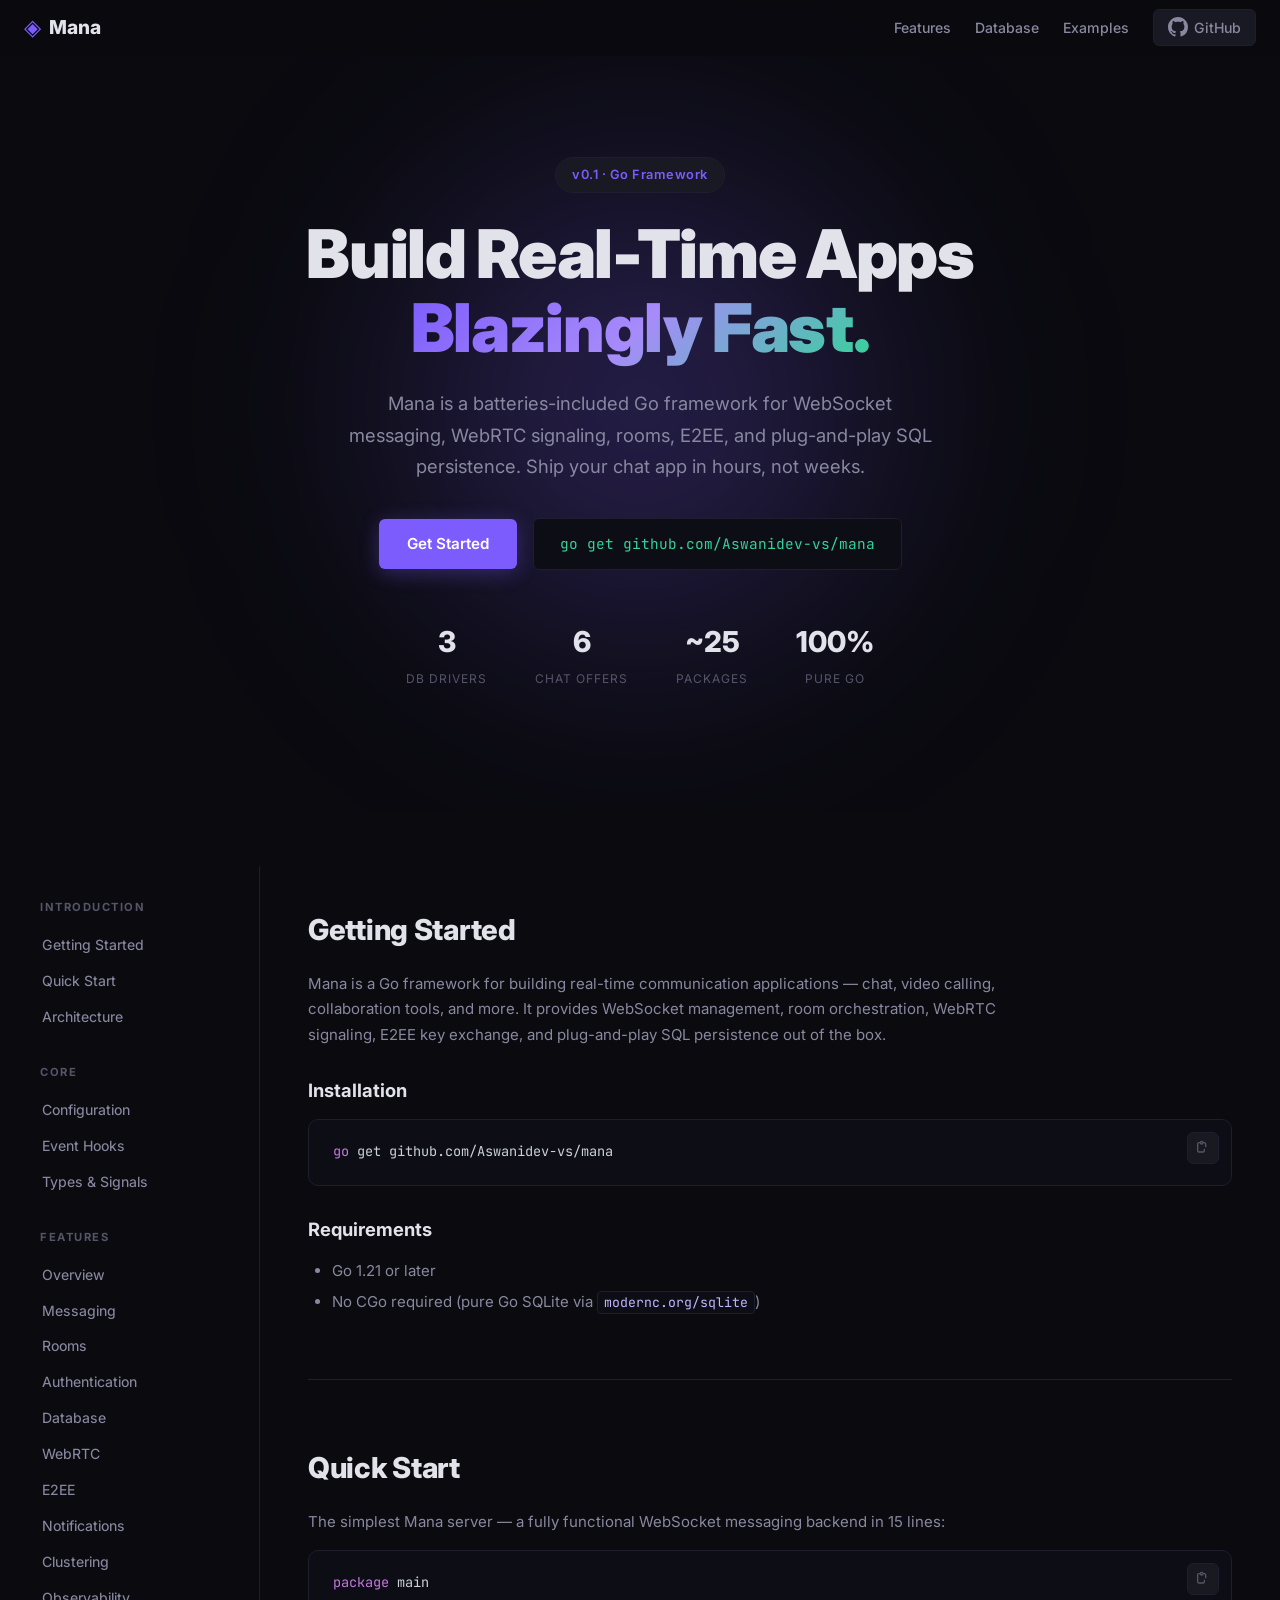
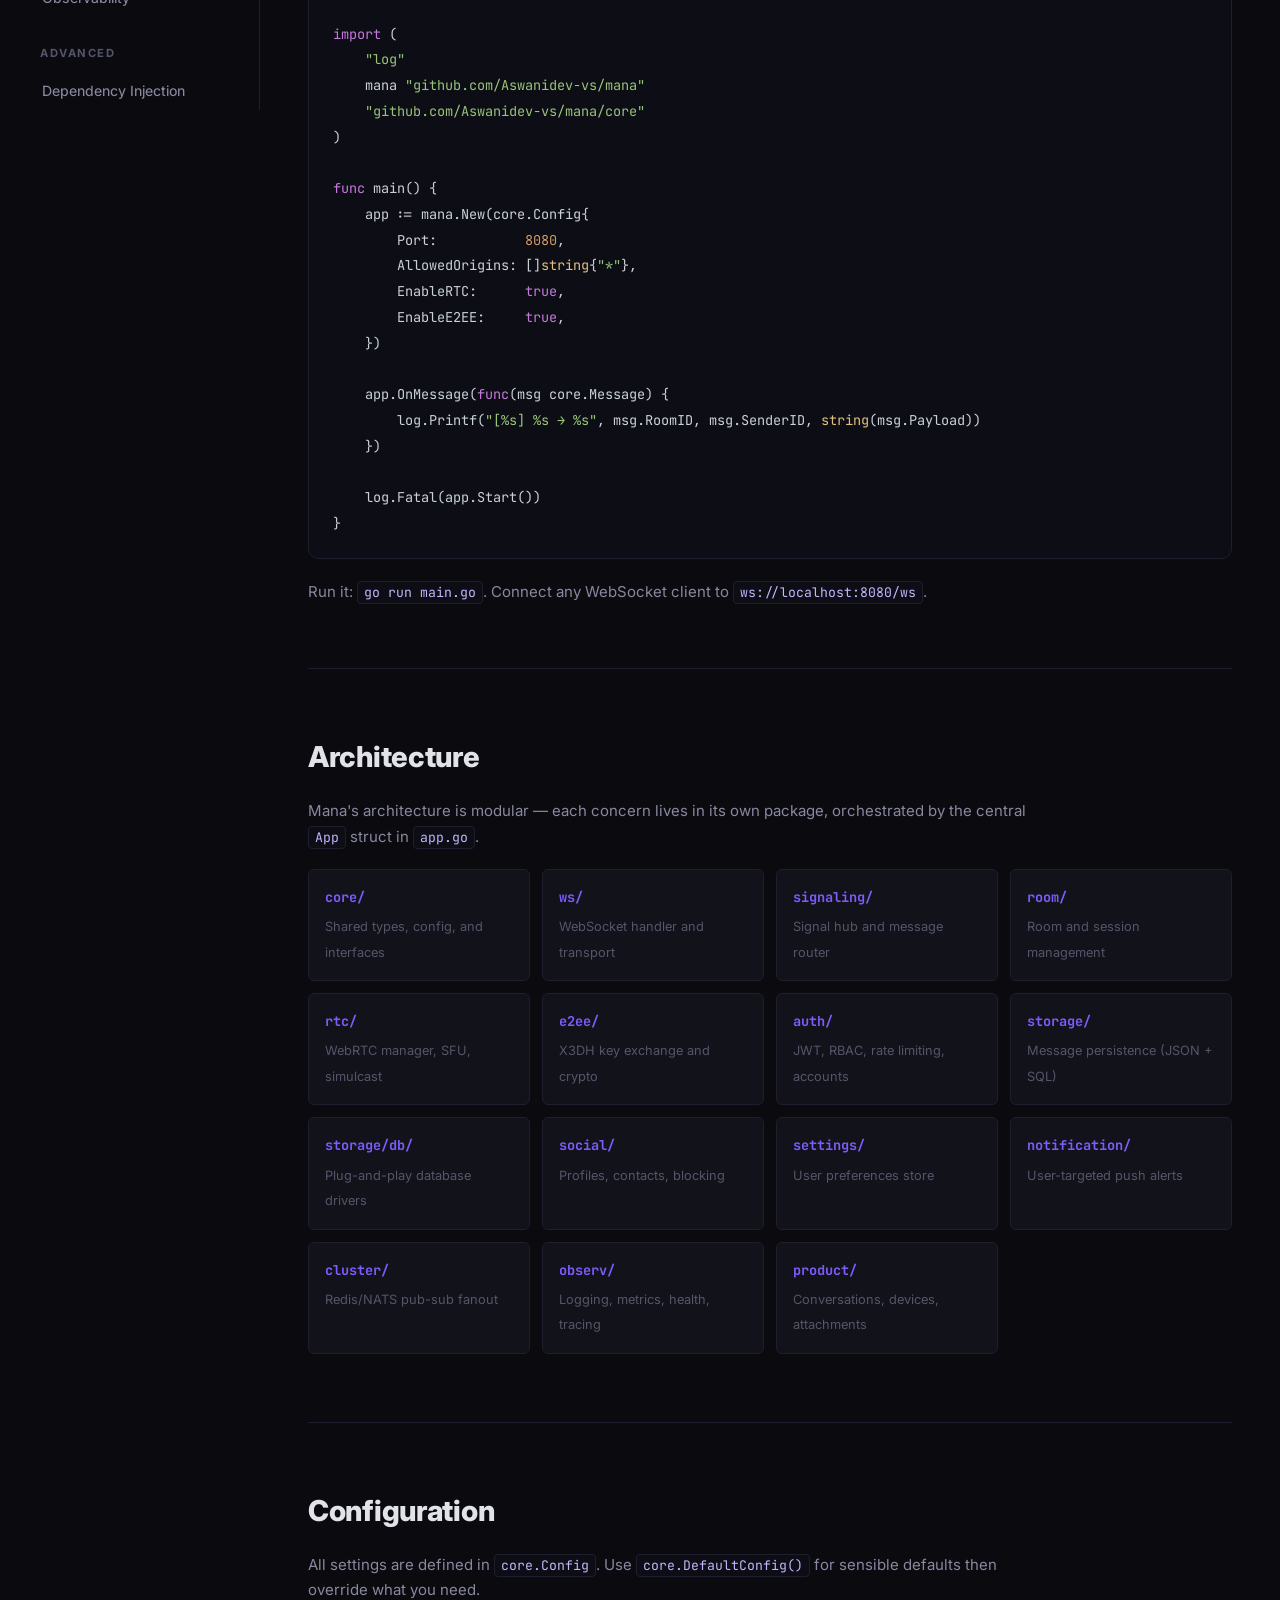
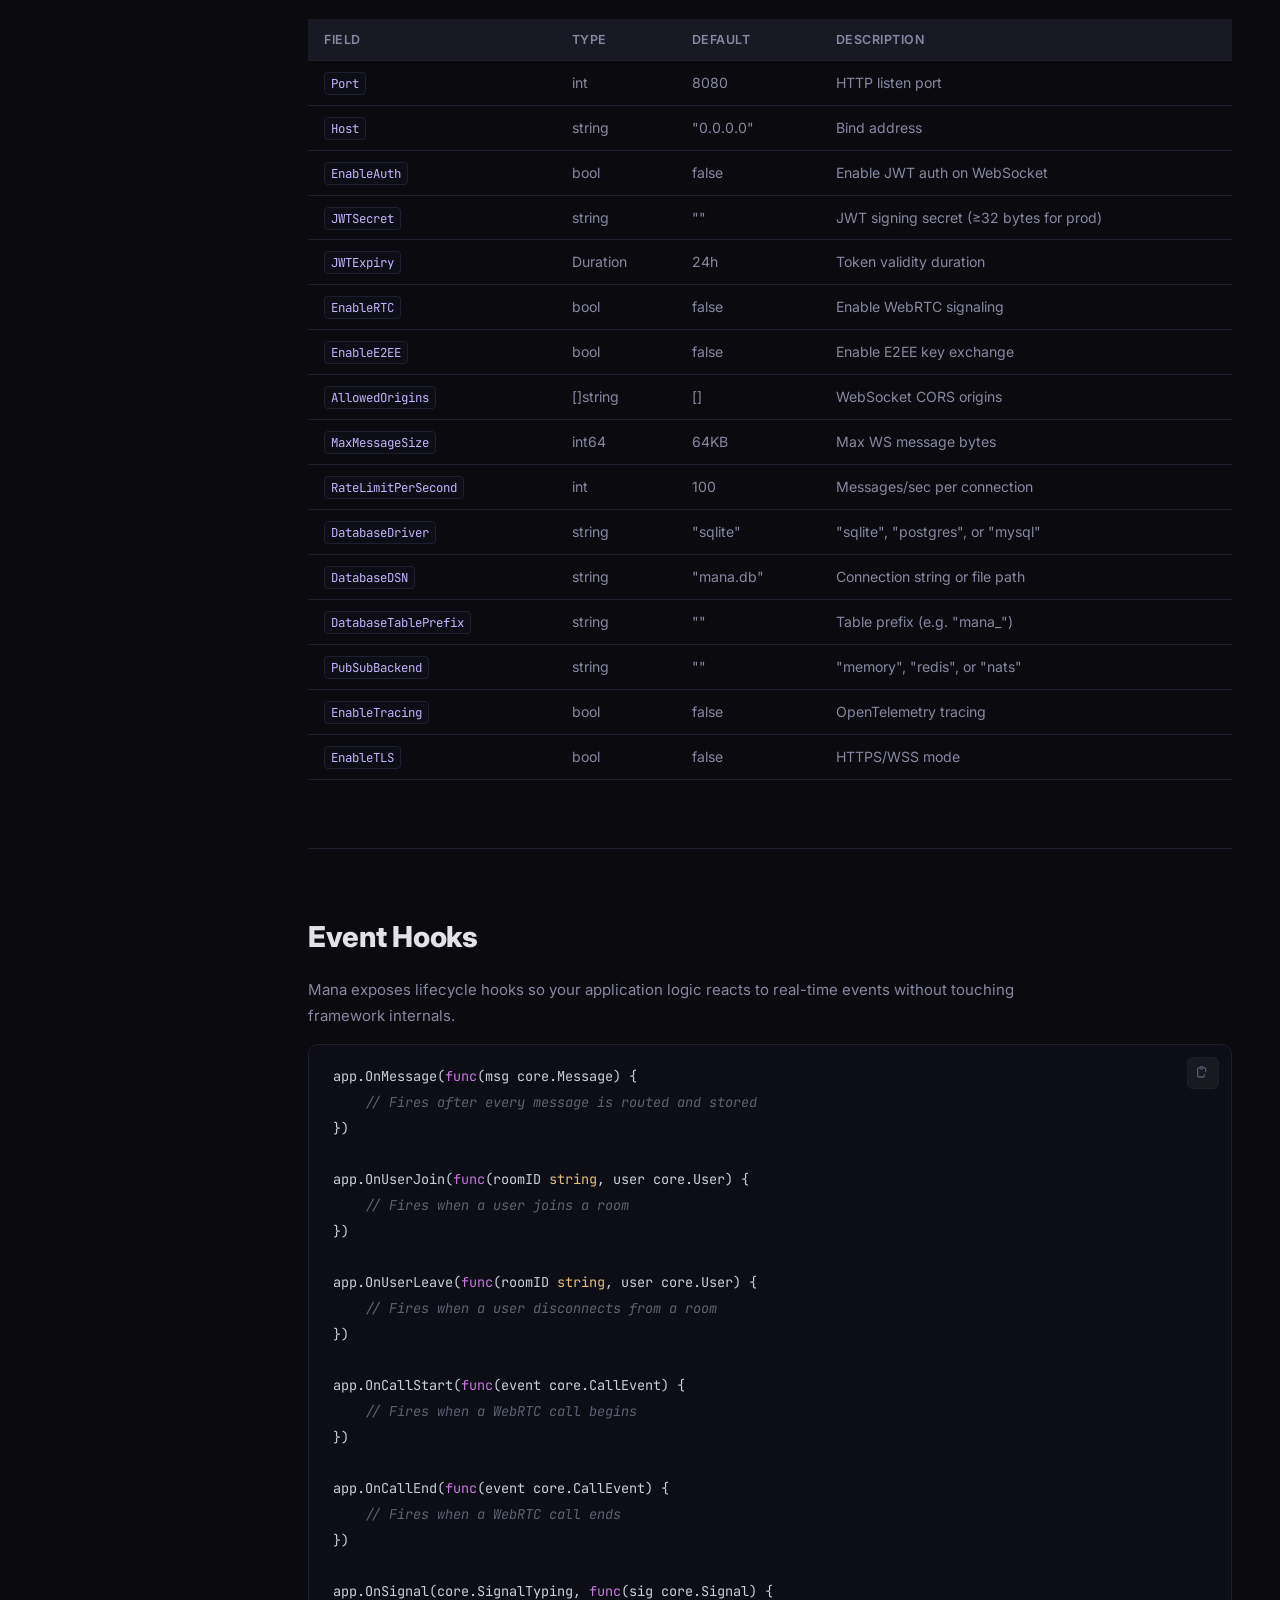
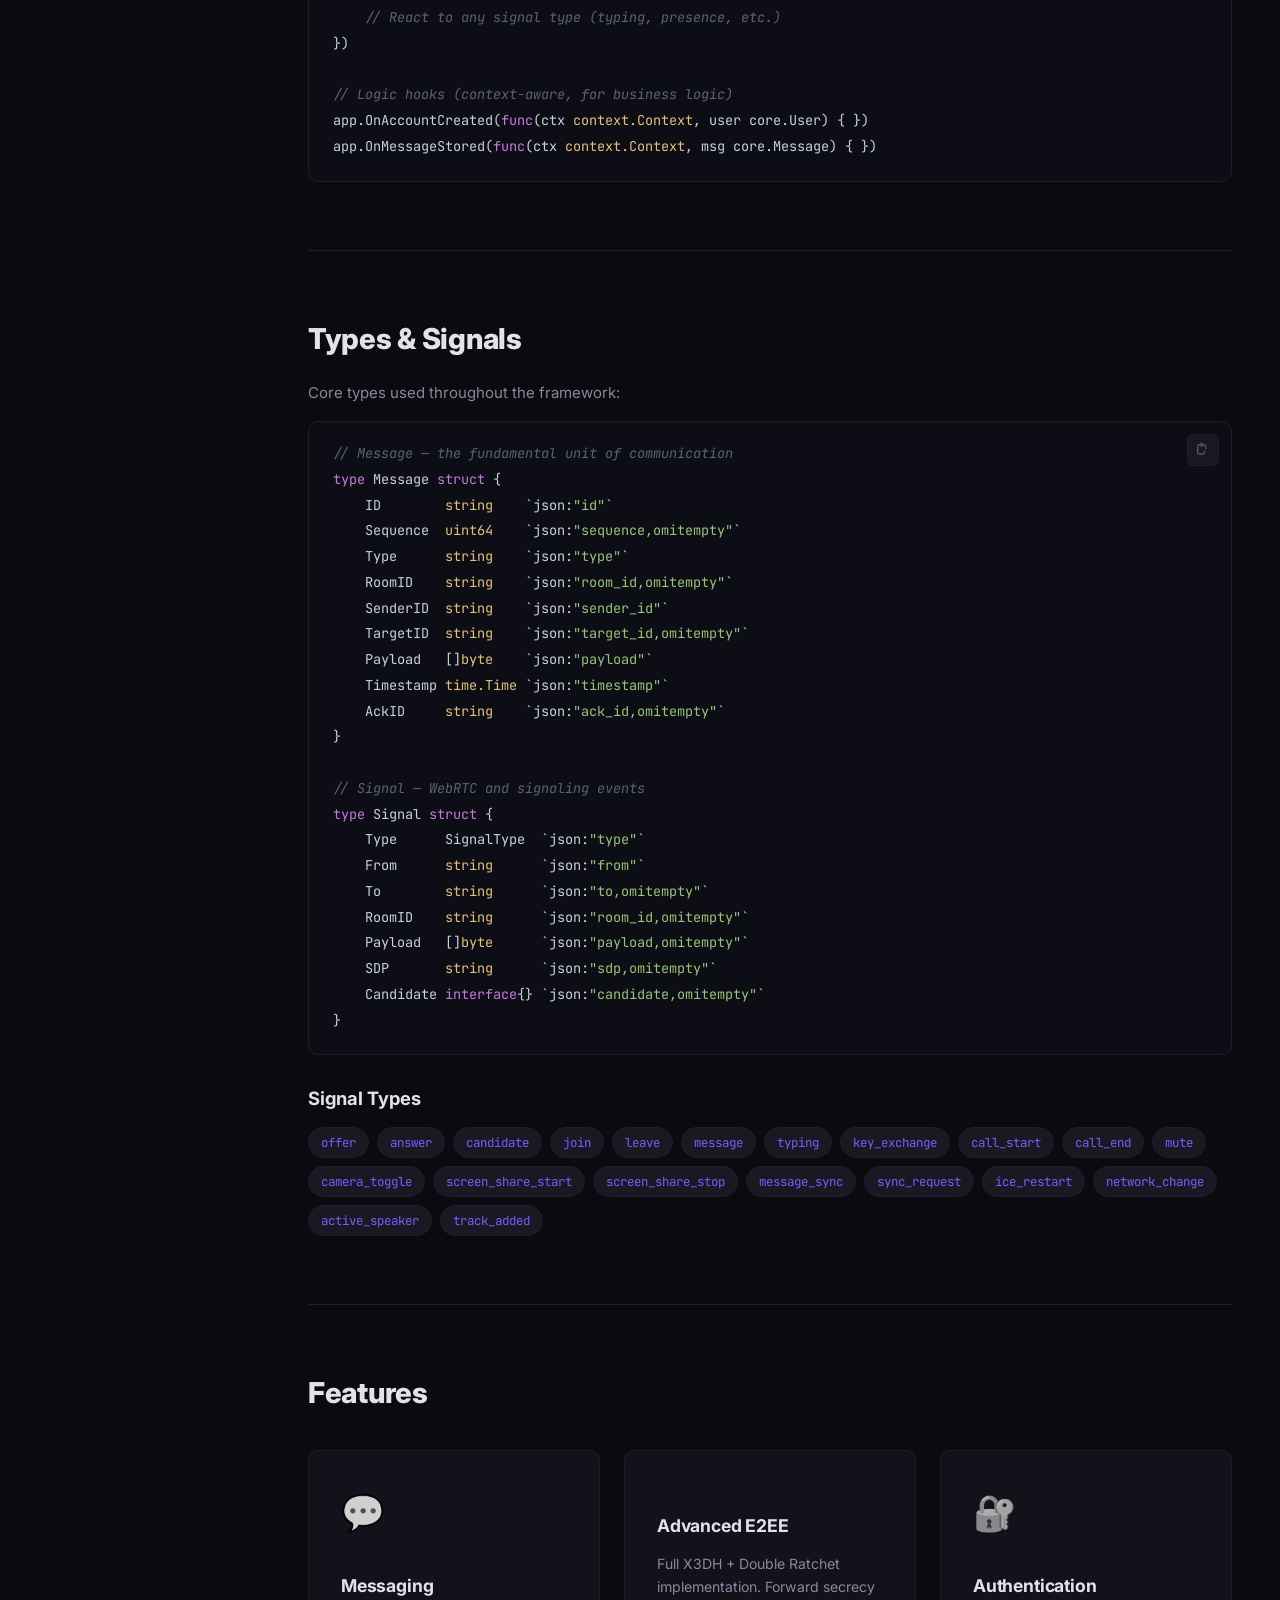
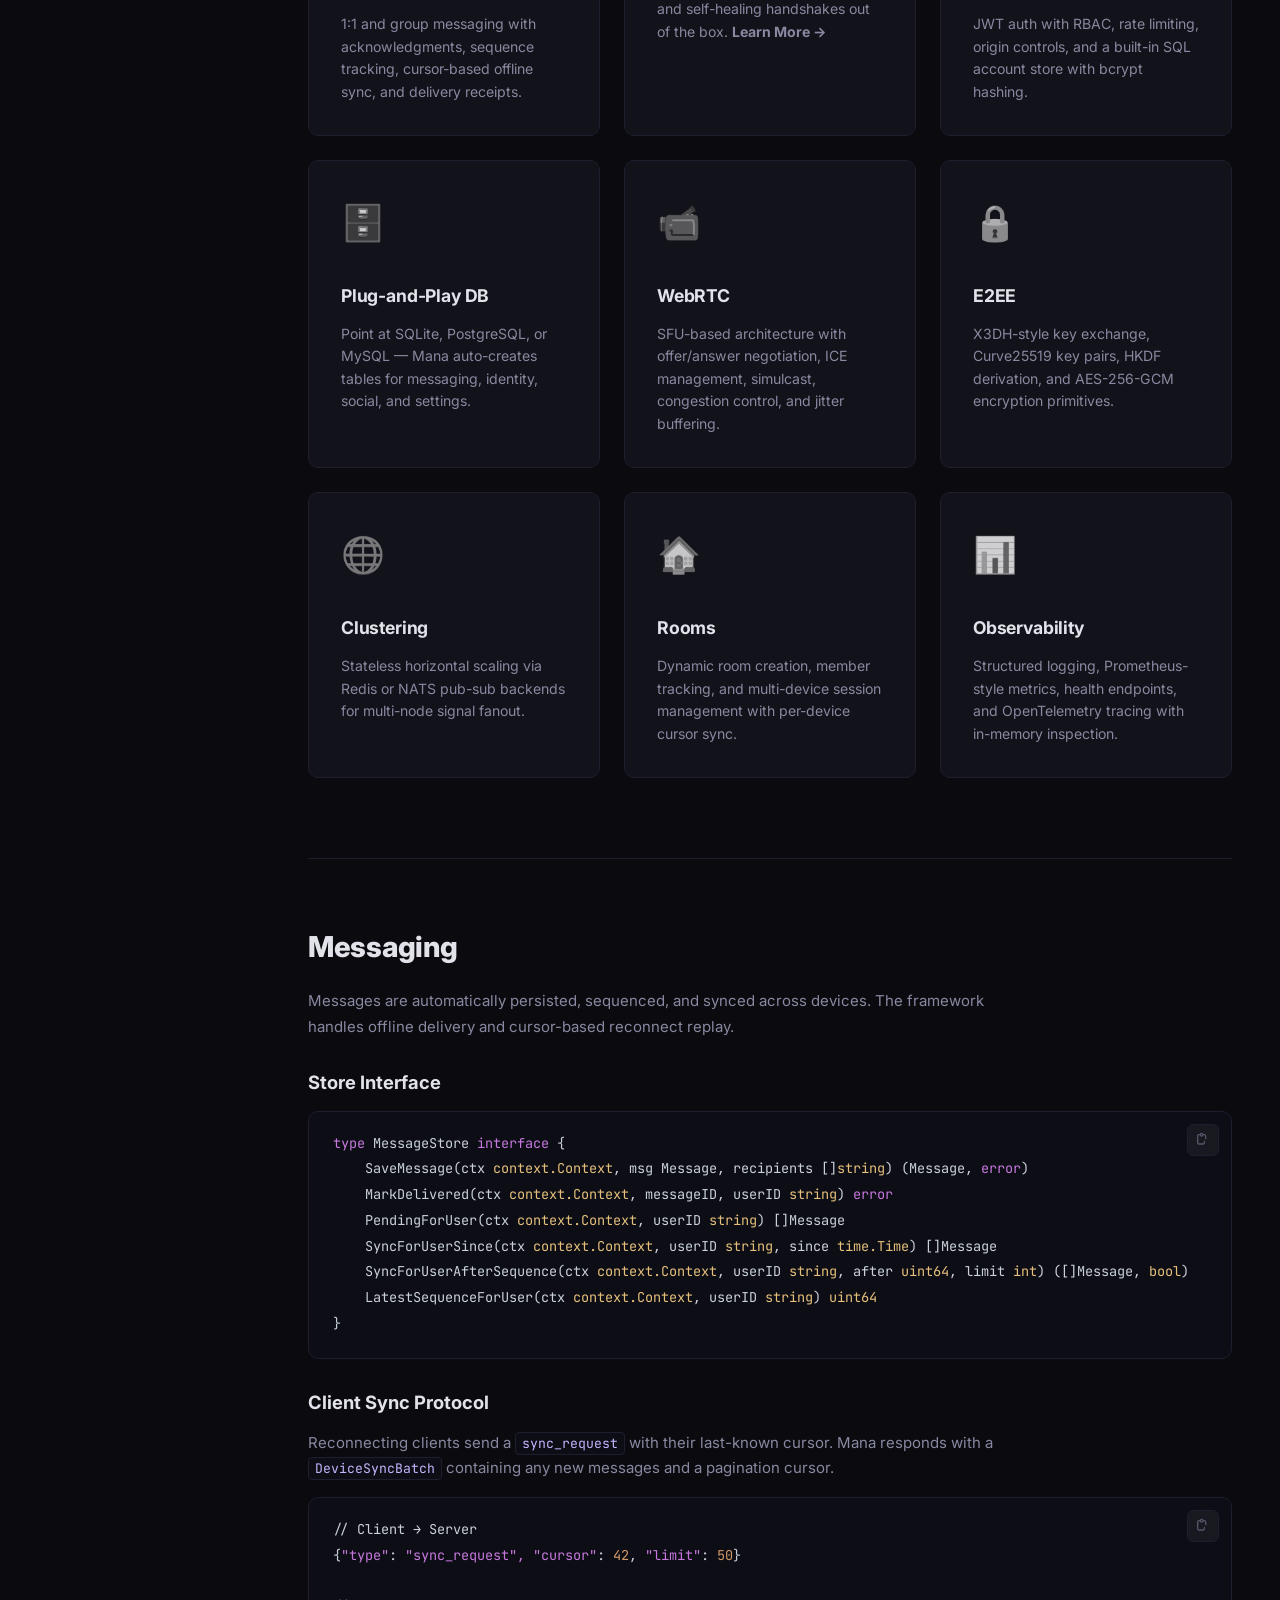
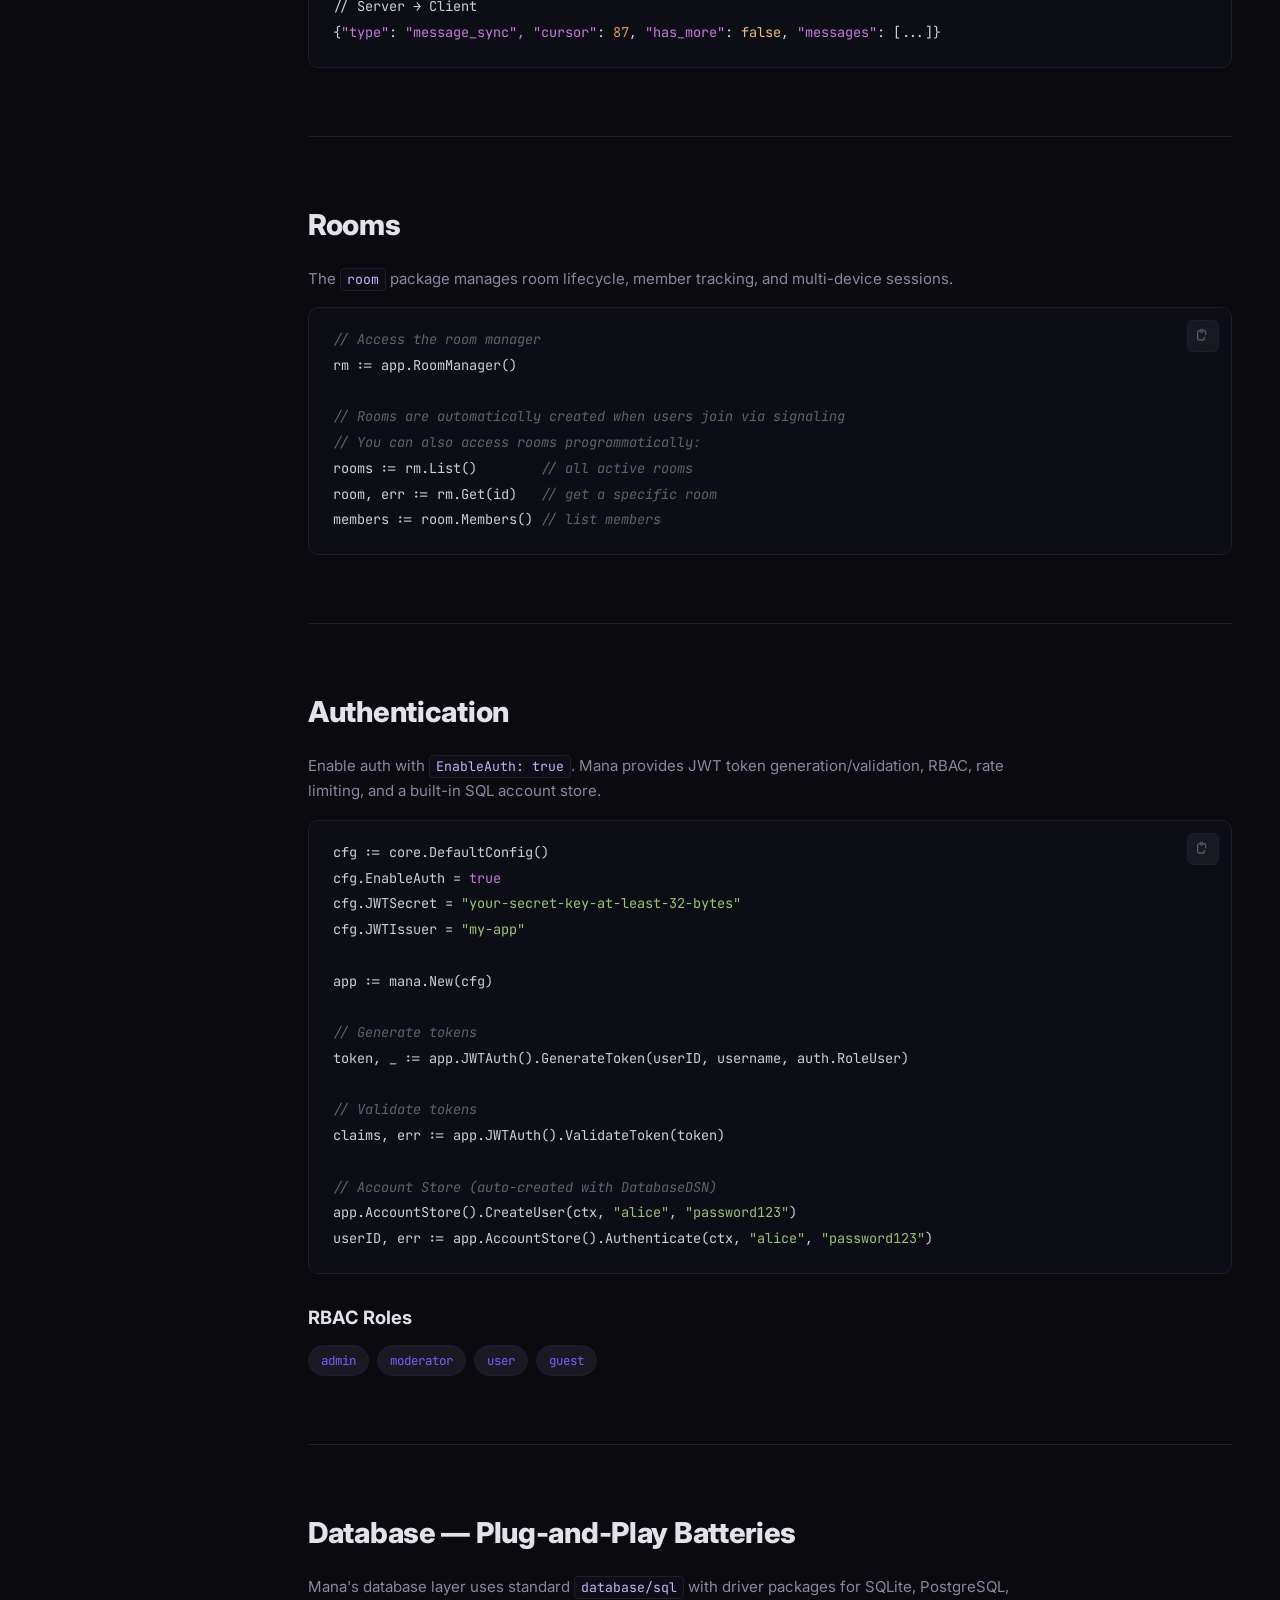
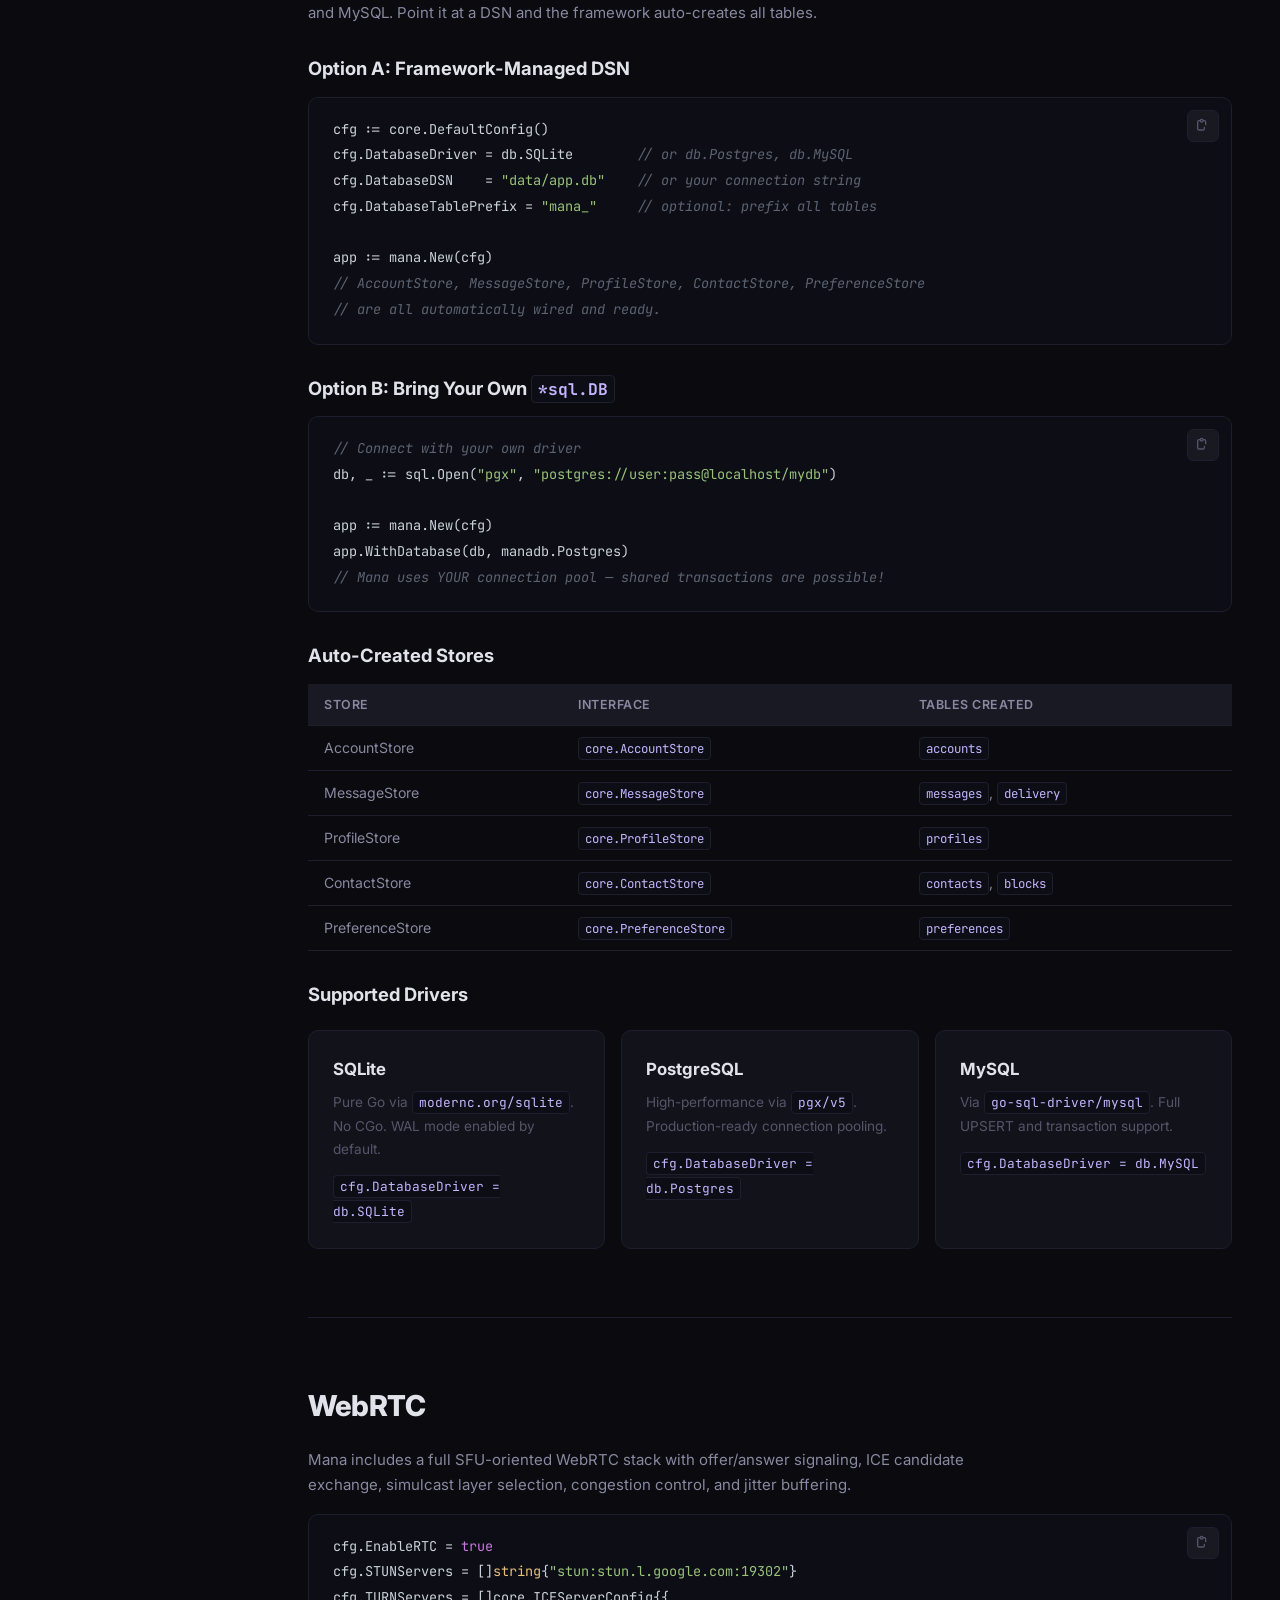
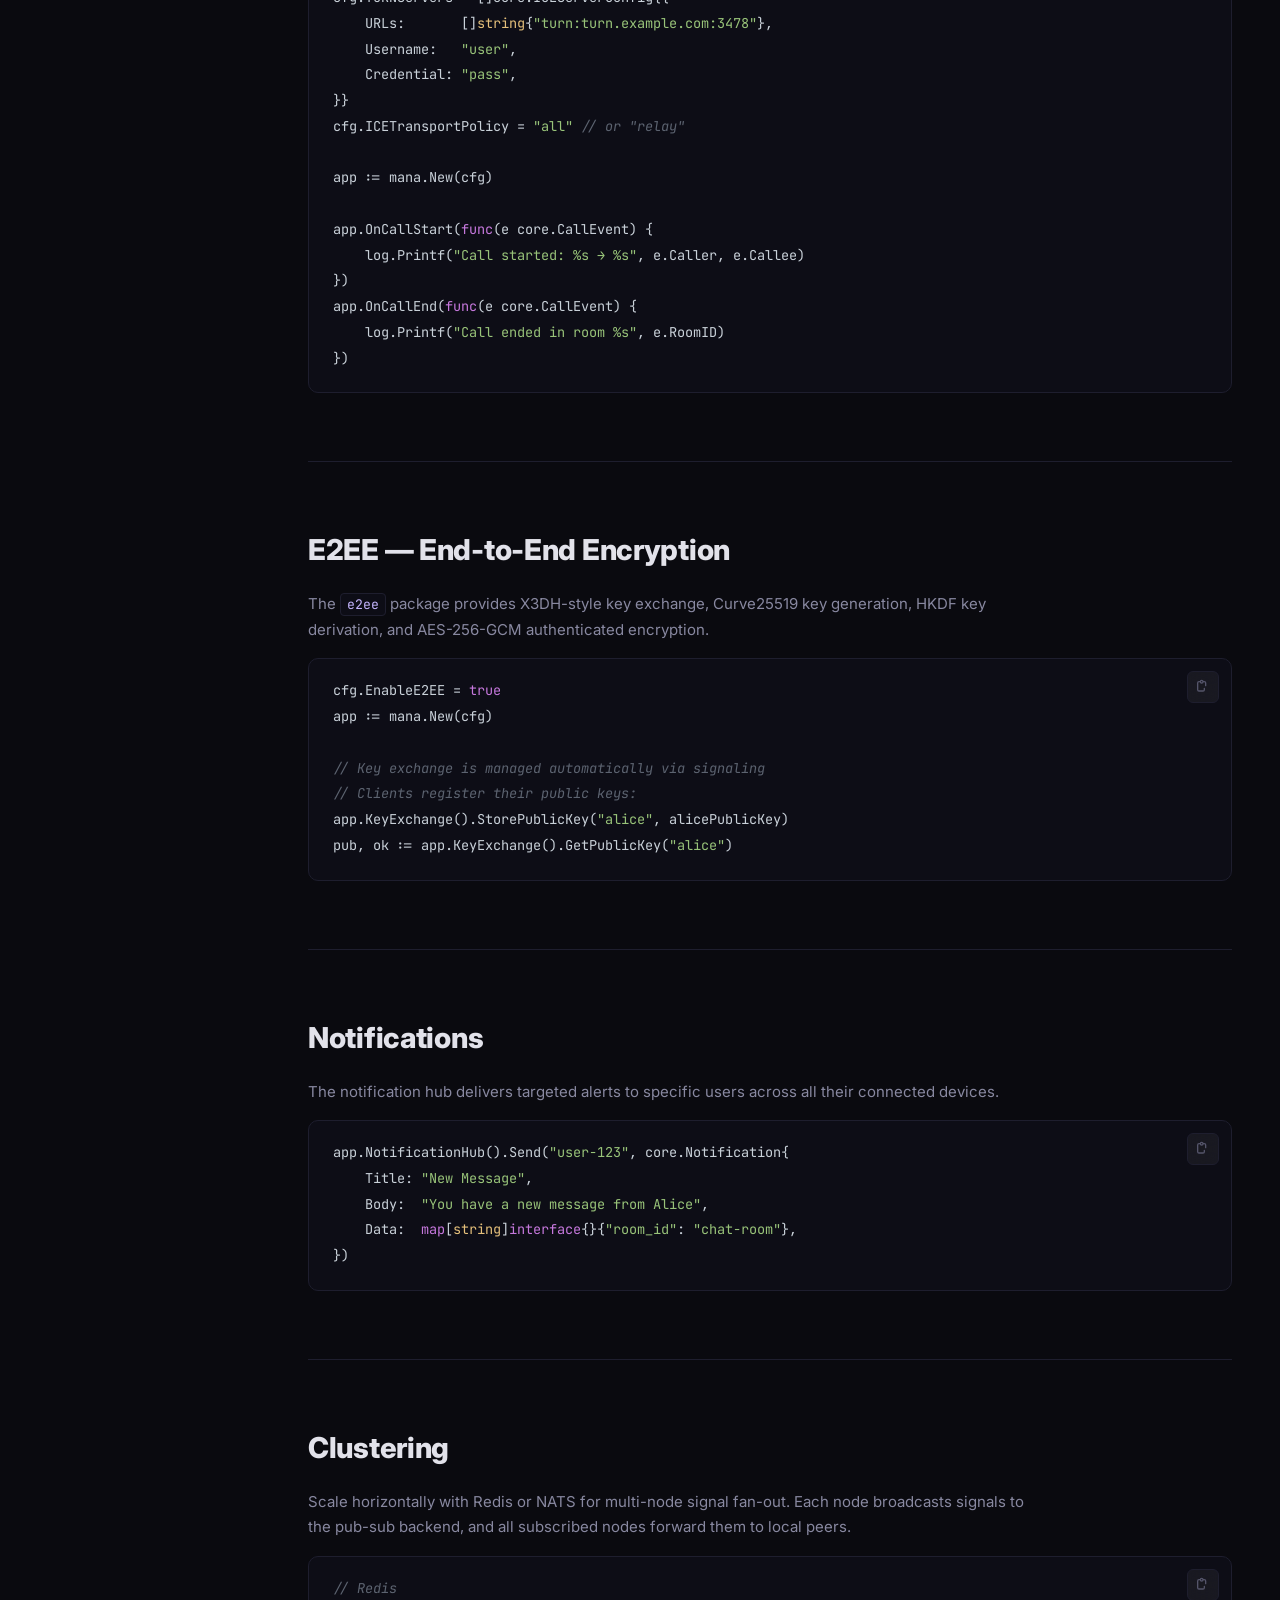
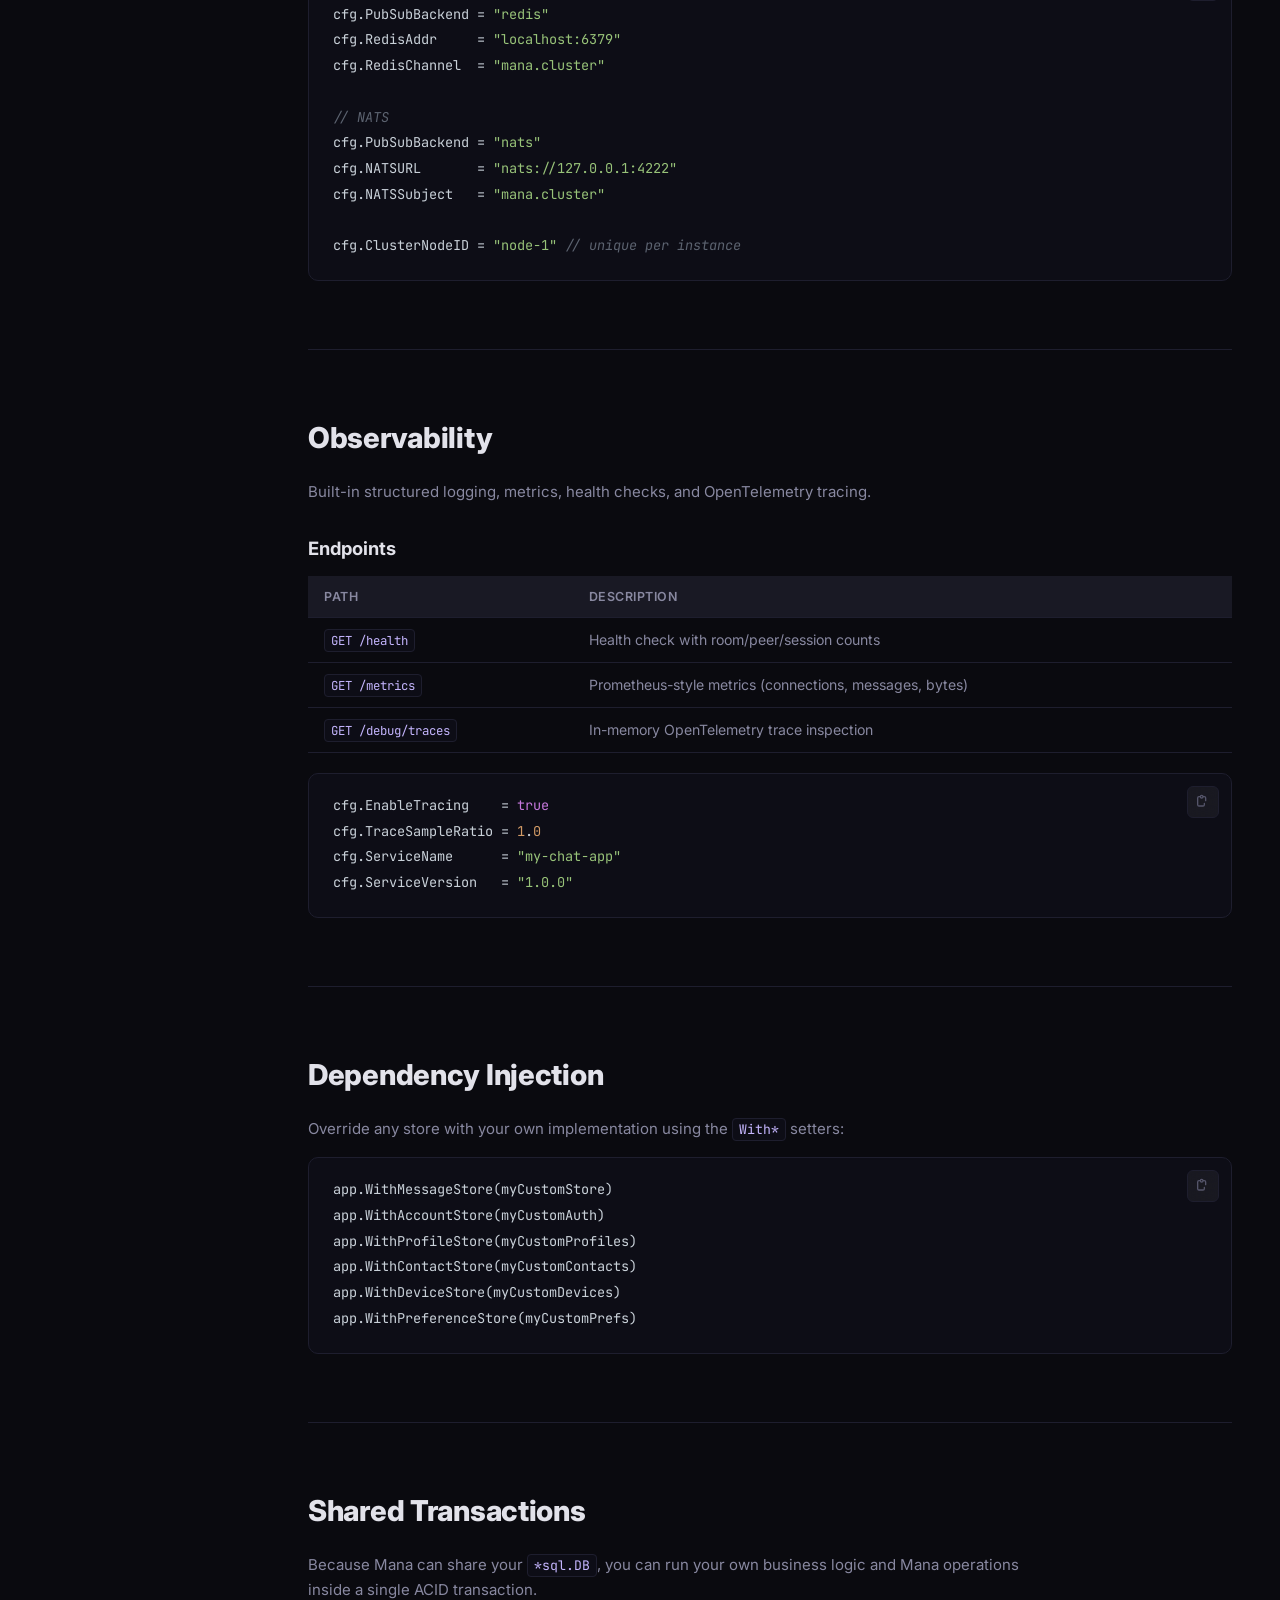
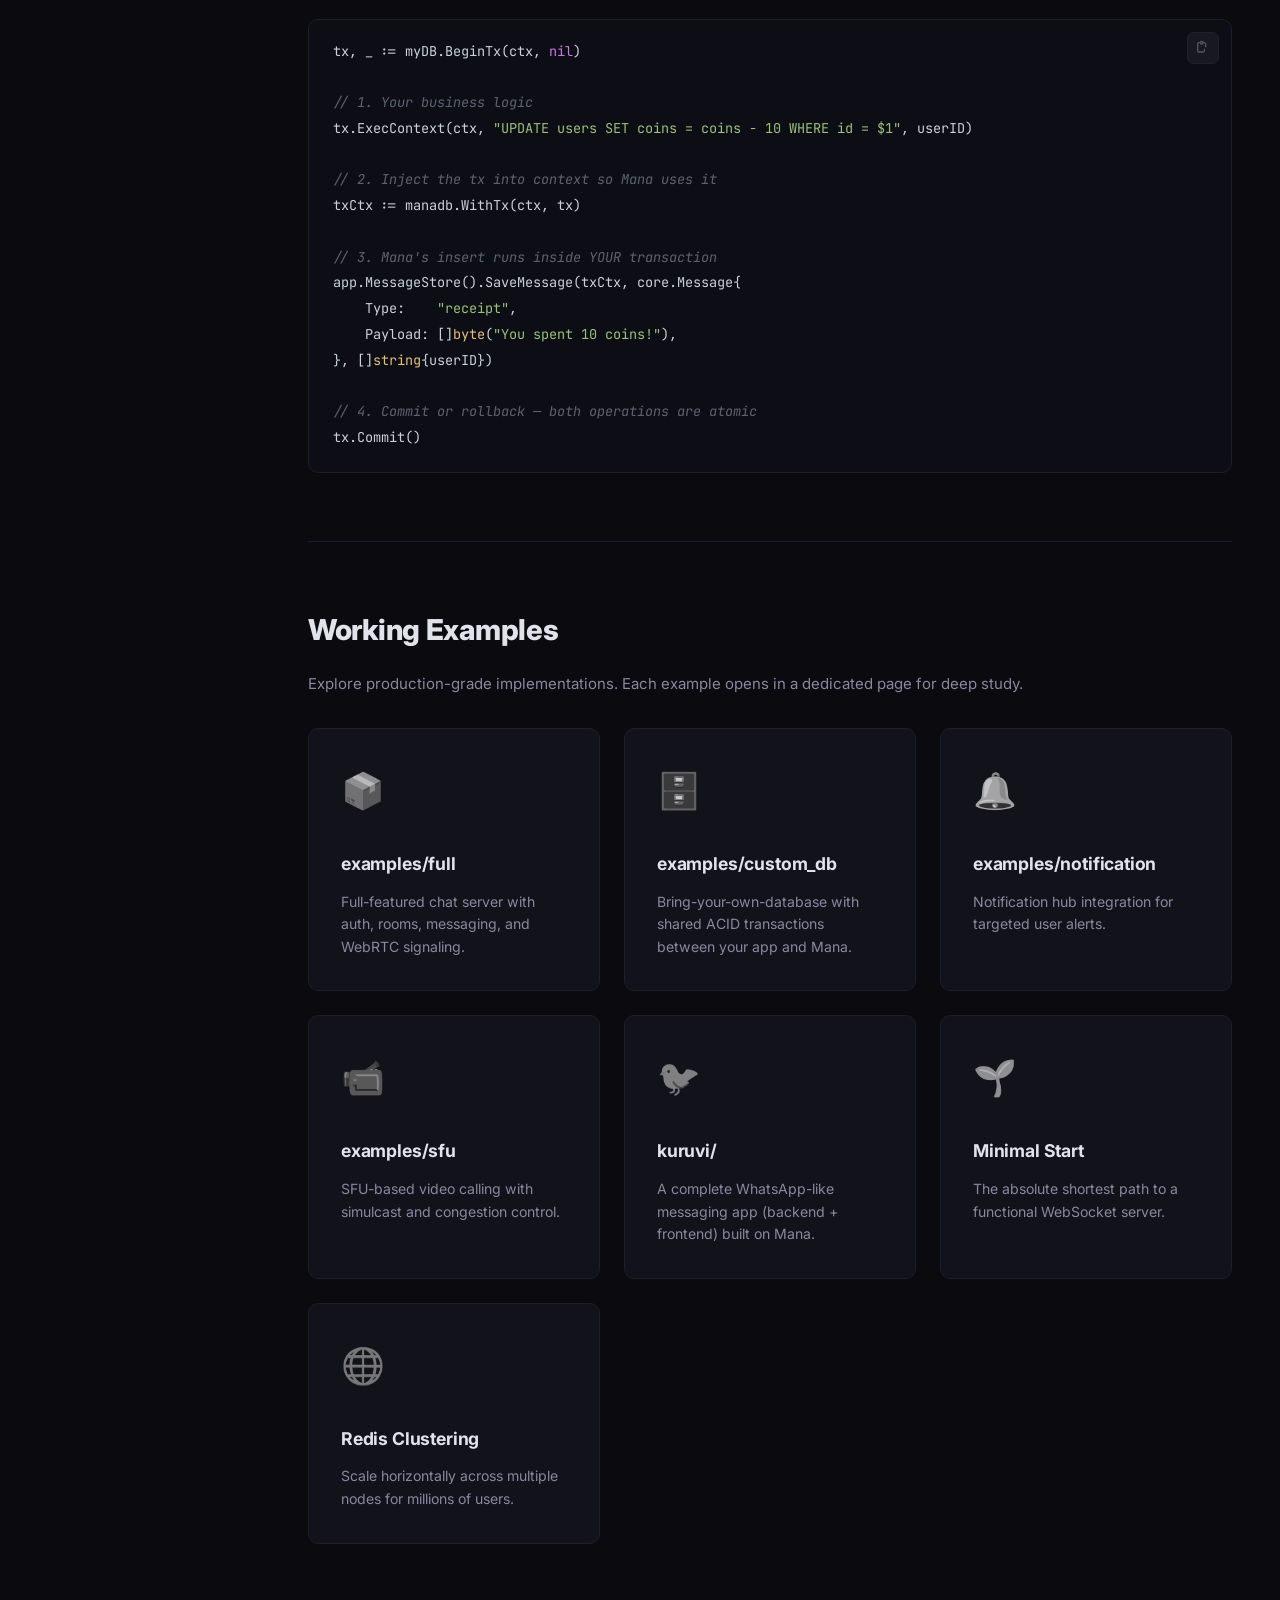
<file: index.html>
<!DOCTYPE html>
<html lang="en">
<head>
<meta charset="UTF-8">
<meta name="viewport" content="width=device-width, initial-scale=1.0">
<title>Mana — Real-Time Communication Framework for Go</title>
<meta name="description" content="Mana is a Go framework for building real-time communication apps with WebSocket messaging, WebRTC, rooms, E2EE, and plug-and-play SQL batteries.">
<link rel="preconnect" href="https://fonts.googleapis.com">
<link href="https://fonts.googleapis.com/css2?family=Inter:wght@300;400;500;600;700;800;900&family=JetBrains+Mono:wght@400;500;600&display=swap" rel="stylesheet">
<link rel="stylesheet" href="style.css">
</head>
<body>
<!-- Top Navigation -->
<nav class="topnav" id="topnav">
  <div class="topnav-inner">
    <a href="#hero" class="topnav-brand"><span class="brand-icon">◈</span> Mana</a>
    <div class="topnav-links">
      <a href="#features">Features</a>
      <a href="#database">Database</a>
      <a href="#examples">Examples</a>
      <a href="https://github.com/Aswanidev-vs/mana" target="_blank" class="gh-link">
        <svg width="20" height="20" viewBox="0 0 24 24" fill="currentColor"><path d="M12 0C5.37 0 0 5.37 0 12c0 5.31 3.435 9.795 8.205 11.385.6.105.825-.255.825-.57 0-.285-.015-1.23-.015-2.235-3.015.555-3.795-.735-4.035-1.41-.135-.345-.72-1.41-1.23-1.695-.42-.225-1.02-.78-.015-.795.945-.015 1.62.87 1.845 1.23 1.08 1.815 2.805 1.305 3.495.99.105-.78.42-1.305.765-1.605-2.67-.3-5.46-1.335-5.46-5.925 0-1.305.465-2.385 1.23-3.225-.12-.3-.54-1.53.12-3.18 0 0 1.005-.315 3.3 1.23.96-.27 1.98-.405 3-.405s2.04.135 3 .405c2.295-1.56 3.3-1.23 3.3-1.23.66 1.65.24 2.88.12 3.18.765.84 1.23 1.905 1.23 3.225 0 4.605-2.805 5.625-5.475 5.925.435.375.81 1.095.81 2.22 0 1.605-.015 2.895-.015 3.3 0 .315.225.69.825.57A12.02 12.02 0 0024 12c0-6.63-5.37-12-12-12z"/></svg>
        GitHub
      </a>
    </div>
  </div>
</nav>

<!-- Hero -->
<section class="hero" id="hero">
  <div class="hero-glow"></div>
  <div class="hero-content">
    <div class="hero-badge">v0.1 · Go Framework</div>
    <h1>Build Real-Time Apps<br><span class="gradient-text">Blazingly Fast.</span></h1>
    <p class="hero-sub">Mana is a batteries-included Go framework for WebSocket messaging, WebRTC signaling, rooms, E2EE, and plug-and-play SQL persistence. Ship your chat app in hours, not weeks.</p>
    <div class="hero-actions">
      <a href="#getting-started" class="btn btn-primary">Get Started</a>
      <div class="install-box"><code>go get github.com/Aswanidev-vs/mana</code></div>
    </div>
    <div class="hero-stats">
      <div class="stat"><strong>3</strong><span>DB Drivers</span></div>
      <div class="stat"><strong>6</strong><span>Chat Offers</span></div>
      <div class="stat"><strong>~25</strong><span>Packages</span></div>
      <div class="stat"><strong>100%</strong><span>Pure Go</span></div>
    </div>
  </div>
</section>

<!-- Main Layout: Sidebar + Content -->
<div class="layout">
  <aside class="sidebar" id="sidebar">
    <nav class="sidebar-nav">
      <div class="sidebar-section">
        <div class="sidebar-heading">Introduction</div>
        <a href="#getting-started">Getting Started</a>
        <a href="#quick-start">Quick Start</a>
        <a href="#architecture">Architecture</a>
      </div>
      <div class="sidebar-section">
        <div class="sidebar-heading">Core</div>
        <a href="#configuration">Configuration</a>
        <a href="#hooks">Event Hooks</a>
        <a href="#types">Types &amp; Signals</a>
      </div>
      <div class="sidebar-section">
        <div class="sidebar-heading">Features</div>
        <a href="#features">Overview</a>
        <a href="#messaging">Messaging</a>
        <a href="#rooms">Rooms</a>
        <a href="#auth">Authentication</a>
        <a href="#database">Database</a>
        <a href="#webrtc">WebRTC</a>
        <a href="#e2ee">E2EE</a>
        <a href="#notifications">Notifications</a>
        <a href="#clustering">Clustering</a>
        <a href="#observability">Observability</a>
      </div>
      <div class="sidebar-section">
        <div class="sidebar-heading">Advanced</div>
        <a href="#dependency-injection">Dependency Injection</a>
        <a href="#shared-transactions">Shared Transactions</a>
        <a href="#examples">Examples</a>
      </div>
    </nav>
  </aside>

  <main class="content">

    <!-- Getting Started -->
    <section id="getting-started">
      <h2>Getting Started</h2>
      <p>Mana is a Go framework for building real-time communication applications — chat, video calling, collaboration tools, and more. It provides WebSocket management, room orchestration, WebRTC signaling, E2EE key exchange, and plug-and-play SQL persistence out of the box.</p>
      <h3>Installation</h3>
      <pre><code>go get github.com/Aswanidev-vs/mana</code></pre>
      <h3>Requirements</h3>
      <ul>
        <li>Go 1.21 or later</li>
        <li>No CGo required (pure Go SQLite via <code>modernc.org/sqlite</code>)</li>
      </ul>
    </section>

    <!-- Quick Start -->
    <section id="quick-start">
      <h2>Quick Start</h2>
      <p>The simplest Mana server — a fully functional WebSocket messaging backend in 15 lines:</p>
      <pre><code class="lang-go">package main

import (
    "log"
    mana "github.com/Aswanidev-vs/mana"
    "github.com/Aswanidev-vs/mana/core"
)

func main() {
    app := mana.New(core.Config{
        Port:           8080,
        AllowedOrigins: []string{"*"},
        EnableRTC:      true,
        EnableE2EE:     true,
    })

    app.OnMessage(func(msg core.Message) {
        log.Printf("[%s] %s → %s", msg.RoomID, msg.SenderID, string(msg.Payload))
    })

    log.Fatal(app.Start())
}</code></pre>
      <p>Run it: <code>go run main.go</code>. Connect any WebSocket client to <code>ws://localhost:8080/ws</code>.</p>
    </section>

    <!-- Architecture -->
    <section id="architecture">
      <h2>Architecture</h2>
      <p>Mana's architecture is modular — each concern lives in its own package, orchestrated by the central <code>App</code> struct in <code>app.go</code>.</p>
      <div class="arch-grid">
        <div class="arch-card"><strong>core/</strong><span>Shared types, config, and interfaces</span></div>
        <div class="arch-card"><strong>ws/</strong><span>WebSocket handler and transport</span></div>
        <div class="arch-card"><strong>signaling/</strong><span>Signal hub and message router</span></div>
        <div class="arch-card"><strong>room/</strong><span>Room and session management</span></div>
        <div class="arch-card"><strong>rtc/</strong><span>WebRTC manager, SFU, simulcast</span></div>
        <div class="arch-card"><strong>e2ee/</strong><span>X3DH key exchange and crypto</span></div>
        <div class="arch-card"><strong>auth/</strong><span>JWT, RBAC, rate limiting, accounts</span></div>
        <div class="arch-card"><strong>storage/</strong><span>Message persistence (JSON + SQL)</span></div>
        <div class="arch-card"><strong>storage/db/</strong><span>Plug-and-play database drivers</span></div>
        <div class="arch-card"><strong>social/</strong><span>Profiles, contacts, blocking</span></div>
        <div class="arch-card"><strong>settings/</strong><span>User preferences store</span></div>
        <div class="arch-card"><strong>notification/</strong><span>User-targeted push alerts</span></div>
        <div class="arch-card"><strong>cluster/</strong><span>Redis/NATS pub-sub fanout</span></div>
        <div class="arch-card"><strong>observ/</strong><span>Logging, metrics, health, tracing</span></div>
        <div class="arch-card"><strong>product/</strong><span>Conversations, devices, attachments</span></div>
      </div>
    </section>

    <!-- Configuration -->
    <section id="configuration">
      <h2>Configuration</h2>
      <p>All settings are defined in <code>core.Config</code>. Use <code>core.DefaultConfig()</code> for sensible defaults then override what you need.</p>
      <div class="config-table-wrap">
        <table class="config-table">
          <thead><tr><th>Field</th><th>Type</th><th>Default</th><th>Description</th></tr></thead>
          <tbody>
            <tr><td><code>Port</code></td><td>int</td><td>8080</td><td>HTTP listen port</td></tr>
            <tr><td><code>Host</code></td><td>string</td><td>"0.0.0.0"</td><td>Bind address</td></tr>
            <tr><td><code>EnableAuth</code></td><td>bool</td><td>false</td><td>Enable JWT auth on WebSocket</td></tr>
            <tr><td><code>JWTSecret</code></td><td>string</td><td>""</td><td>JWT signing secret (≥32 bytes for prod)</td></tr>
            <tr><td><code>JWTExpiry</code></td><td>Duration</td><td>24h</td><td>Token validity duration</td></tr>
            <tr><td><code>EnableRTC</code></td><td>bool</td><td>false</td><td>Enable WebRTC signaling</td></tr>
            <tr><td><code>EnableE2EE</code></td><td>bool</td><td>false</td><td>Enable E2EE key exchange</td></tr>
            <tr><td><code>AllowedOrigins</code></td><td>[]string</td><td>[]</td><td>WebSocket CORS origins</td></tr>
            <tr><td><code>MaxMessageSize</code></td><td>int64</td><td>64KB</td><td>Max WS message bytes</td></tr>
            <tr><td><code>RateLimitPerSecond</code></td><td>int</td><td>100</td><td>Messages/sec per connection</td></tr>
            <tr><td><code>DatabaseDriver</code></td><td>string</td><td>"sqlite"</td><td>"sqlite", "postgres", or "mysql"</td></tr>
            <tr><td><code>DatabaseDSN</code></td><td>string</td><td>"mana.db"</td><td>Connection string or file path</td></tr>
            <tr><td><code>DatabaseTablePrefix</code></td><td>string</td><td>""</td><td>Table prefix (e.g. "mana_")</td></tr>
            <tr><td><code>PubSubBackend</code></td><td>string</td><td>""</td><td>"memory", "redis", or "nats"</td></tr>
            <tr><td><code>EnableTracing</code></td><td>bool</td><td>false</td><td>OpenTelemetry tracing</td></tr>
            <tr><td><code>EnableTLS</code></td><td>bool</td><td>false</td><td>HTTPS/WSS mode</td></tr>
          </tbody>
        </table>
      </div>
    </section>

    <!-- Event Hooks -->
    <section id="hooks">
      <h2>Event Hooks</h2>
      <p>Mana exposes lifecycle hooks so your application logic reacts to real-time events without touching framework internals.</p>
      <pre><code class="lang-go">app.OnMessage(func(msg core.Message) {
    // Fires after every message is routed and stored
})

app.OnUserJoin(func(roomID string, user core.User) {
    // Fires when a user joins a room
})

app.OnUserLeave(func(roomID string, user core.User) {
    // Fires when a user disconnects from a room
})

app.OnCallStart(func(event core.CallEvent) {
    // Fires when a WebRTC call begins
})

app.OnCallEnd(func(event core.CallEvent) {
    // Fires when a WebRTC call ends
})

app.OnSignal(core.SignalTyping, func(sig core.Signal) {
    // React to any signal type (typing, presence, etc.)
})

// Logic hooks (context-aware, for business logic)
app.OnAccountCreated(func(ctx context.Context, user core.User) { })
app.OnMessageStored(func(ctx context.Context, msg core.Message) { })</code></pre>
    </section>

    <!-- Types & Signals -->
    <section id="types">
      <h2>Types &amp; Signals</h2>
      <p>Core types used throughout the framework:</p>
      <pre><code class="lang-go">// Message — the fundamental unit of communication
type Message struct {
    ID        string    `json:"id"`
    Sequence  uint64    `json:"sequence,omitempty"`
    Type      string    `json:"type"`
    RoomID    string    `json:"room_id,omitempty"`
    SenderID  string    `json:"sender_id"`
    TargetID  string    `json:"target_id,omitempty"`
    Payload   []byte    `json:"payload"`
    Timestamp time.Time `json:"timestamp"`
    AckID     string    `json:"ack_id,omitempty"`
}

// Signal — WebRTC and signaling events
type Signal struct {
    Type      SignalType  `json:"type"`
    From      string      `json:"from"`
    To        string      `json:"to,omitempty"`
    RoomID    string      `json:"room_id,omitempty"`
    Payload   []byte      `json:"payload,omitempty"`
    SDP       string      `json:"sdp,omitempty"`
    Candidate interface{} `json:"candidate,omitempty"`
}</code></pre>
      <h3>Signal Types</h3>
      <div class="tag-grid">
        <span class="tag">offer</span><span class="tag">answer</span><span class="tag">candidate</span>
        <span class="tag">join</span><span class="tag">leave</span><span class="tag">message</span>
        <span class="tag">typing</span><span class="tag">key_exchange</span><span class="tag">call_start</span>
        <span class="tag">call_end</span><span class="tag">mute</span><span class="tag">camera_toggle</span>
        <span class="tag">screen_share_start</span><span class="tag">screen_share_stop</span>
        <span class="tag">message_sync</span><span class="tag">sync_request</span>
        <span class="tag">ice_restart</span><span class="tag">network_change</span>
        <span class="tag">active_speaker</span><span class="tag">track_added</span>
      </div>
    </section>

    <!-- Features Overview -->
    <section id="features">
      <h2>Features</h2>
      <div class="feature-grid">
        <div class="feature-card">
          <div class="feature-icon">💬</div>
          <h3>Messaging</h3>
          <p>1:1 and group messaging with acknowledgments, sequence tracking, cursor-based offline sync, and delivery receipts.</p>
        </div>
                <a href="docs/advanced_e2ee.html" class="feature-card glass">
                    <div class="feature-icon"><i data-lucide="shield-check"></i></div>
                    <h3>Advanced E2EE</h3>
                    <p>Full X3DH + Double Ratchet implementation. Forward secrecy and self-healing handshakes out of the box. <strong>Learn More →</strong></p>
                </a>
        <div class="feature-card">
          <div class="feature-icon">🔐</div>
          <h3>Authentication</h3>
          <p>JWT auth with RBAC, rate limiting, origin controls, and a built-in SQL account store with bcrypt hashing.</p>
        </div>
        <div class="feature-card">
          <div class="feature-icon">🗄️</div>
          <h3>Plug-and-Play DB</h3>
          <p>Point at SQLite, PostgreSQL, or MySQL — Mana auto-creates tables for messaging, identity, social, and settings.</p>
        </div>
        <div class="feature-card">
          <div class="feature-icon">📹</div>
          <h3>WebRTC</h3>
          <p>SFU-based architecture with offer/answer negotiation, ICE management, simulcast, congestion control, and jitter buffering.</p>
        </div>
        <div class="feature-card">
          <div class="feature-icon">🔒</div>
          <h3>E2EE</h3>
          <p>X3DH-style key exchange, Curve25519 key pairs, HKDF derivation, and AES-256-GCM encryption primitives.</p>
        </div>
        <div class="feature-card">
          <div class="feature-icon">🌐</div>
          <h3>Clustering</h3>
          <p>Stateless horizontal scaling via Redis or NATS pub-sub backends for multi-node signal fanout.</p>
        </div>
        <div class="feature-card">
          <div class="feature-icon">🏠</div>
          <h3>Rooms</h3>
          <p>Dynamic room creation, member tracking, and multi-device session management with per-device cursor sync.</p>
        </div>
        <div class="feature-card">
          <div class="feature-icon">📊</div>
          <h3>Observability</h3>
          <p>Structured logging, Prometheus-style metrics, health endpoints, and OpenTelemetry tracing with in-memory inspection.</p>
        </div>
      </div>
    </section>

    <!-- Messaging -->
    <section id="messaging">
      <h2>Messaging</h2>
      <p>Messages are automatically persisted, sequenced, and synced across devices. The framework handles offline delivery and cursor-based reconnect replay.</p>
      <h3>Store Interface</h3>
      <pre><code class="lang-go">type MessageStore interface {
    SaveMessage(ctx context.Context, msg Message, recipients []string) (Message, error)
    MarkDelivered(ctx context.Context, messageID, userID string) error
    PendingForUser(ctx context.Context, userID string) []Message
    SyncForUserSince(ctx context.Context, userID string, since time.Time) []Message
    SyncForUserAfterSequence(ctx context.Context, userID string, after uint64, limit int) ([]Message, bool)
    LatestSequenceForUser(ctx context.Context, userID string) uint64
}</code></pre>
      <h3>Client Sync Protocol</h3>
      <p>Reconnecting clients send a <code>sync_request</code> with their last-known cursor. Mana responds with a <code>DeviceSyncBatch</code> containing any new messages and a pagination cursor.</p>
      <pre><code class="lang-json">// Client → Server
{"type": "sync_request", "cursor": 42, "limit": 50}

// Server → Client
{"type": "message_sync", "cursor": 87, "has_more": false, "messages": [...]}</code></pre>
    </section>

    <!-- Rooms -->
    <section id="rooms">
      <h2>Rooms</h2>
      <p>The <code>room</code> package manages room lifecycle, member tracking, and multi-device sessions.</p>
      <pre><code class="lang-go">// Access the room manager
rm := app.RoomManager()

// Rooms are automatically created when users join via signaling
// You can also access rooms programmatically:
rooms := rm.List()        // all active rooms
room, err := rm.Get(id)   // get a specific room
members := room.Members() // list members</code></pre>
    </section>

    <!-- Auth -->
    <section id="auth">
      <h2>Authentication</h2>
      <p>Enable auth with <code>EnableAuth: true</code>. Mana provides JWT token generation/validation, RBAC, rate limiting, and a built-in SQL account store.</p>
      <pre><code class="lang-go">cfg := core.DefaultConfig()
cfg.EnableAuth = true
cfg.JWTSecret = "your-secret-key-at-least-32-bytes"
cfg.JWTIssuer = "my-app"

app := mana.New(cfg)

// Generate tokens
token, _ := app.JWTAuth().GenerateToken(userID, username, auth.RoleUser)

// Validate tokens
claims, err := app.JWTAuth().ValidateToken(token)

// Account Store (auto-created with DatabaseDSN)
app.AccountStore().CreateUser(ctx, "alice", "password123")
userID, err := app.AccountStore().Authenticate(ctx, "alice", "password123")</code></pre>
      <h3>RBAC Roles</h3>
      <div class="tag-grid">
        <span class="tag">admin</span><span class="tag">moderator</span><span class="tag">user</span><span class="tag">guest</span>
      </div>
    </section>

    <!-- Database -->
    <section id="database">
      <h2>Database — Plug-and-Play Batteries</h2>
      <p>Mana's database layer uses standard <code>database/sql</code> with driver packages for SQLite, PostgreSQL, and MySQL. Point it at a DSN and the framework auto-creates all tables.</p>

      <h3>Option A: Framework-Managed DSN</h3>
      <pre><code class="lang-go">cfg := core.DefaultConfig()
cfg.DatabaseDriver = db.SQLite        // or db.Postgres, db.MySQL
cfg.DatabaseDSN    = "data/app.db"    // or your connection string
cfg.DatabaseTablePrefix = "mana_"     // optional: prefix all tables

app := mana.New(cfg)
// AccountStore, MessageStore, ProfileStore, ContactStore, PreferenceStore
// are all automatically wired and ready.</code></pre>

      <h3>Option B: Bring Your Own <code>*sql.DB</code></h3>
      <pre><code class="lang-go">// Connect with your own driver
db, _ := sql.Open("pgx", "postgres://user:pass@localhost/mydb")

app := mana.New(cfg)
app.WithDatabase(db, manadb.Postgres)
// Mana uses YOUR connection pool — shared transactions are possible!</code></pre>

      <h3>Auto-Created Stores</h3>
      <div class="config-table-wrap">
        <table class="config-table">
          <thead><tr><th>Store</th><th>Interface</th><th>Tables Created</th></tr></thead>
          <tbody>
            <tr><td>AccountStore</td><td><code>core.AccountStore</code></td><td><code>accounts</code></td></tr>
            <tr><td>MessageStore</td><td><code>core.MessageStore</code></td><td><code>messages</code>, <code>delivery</code></td></tr>
            <tr><td>ProfileStore</td><td><code>core.ProfileStore</code></td><td><code>profiles</code></td></tr>
            <tr><td>ContactStore</td><td><code>core.ContactStore</code></td><td><code>contacts</code>, <code>blocks</code></td></tr>
            <tr><td>PreferenceStore</td><td><code>core.PreferenceStore</code></td><td><code>preferences</code></td></tr>
          </tbody>
        </table>
      </div>

      <h3>Supported Drivers</h3>
      <div class="driver-grid">
        <div class="driver-card">
          <h4>SQLite</h4>
          <p>Pure Go via <code>modernc.org/sqlite</code>. No CGo. WAL mode enabled by default.</p>
          <code>cfg.DatabaseDriver = db.SQLite</code>
        </div>
        <div class="driver-card">
          <h4>PostgreSQL</h4>
          <p>High-performance via <code>pgx/v5</code>. Production-ready connection pooling.</p>
          <code>cfg.DatabaseDriver = db.Postgres</code>
        </div>
        <div class="driver-card">
          <h4>MySQL</h4>
          <p>Via <code>go-sql-driver/mysql</code>. Full UPSERT and transaction support.</p>
          <code>cfg.DatabaseDriver = db.MySQL</code>
        </div>
      </div>
    </section>

    <!-- WebRTC -->
    <section id="webrtc">
      <h2>WebRTC</h2>
      <p>Mana includes a full SFU-oriented WebRTC stack with offer/answer signaling, ICE candidate exchange, simulcast layer selection, congestion control, and jitter buffering.</p>
      <pre><code class="lang-go">cfg.EnableRTC = true
cfg.STUNServers = []string{"stun:stun.l.google.com:19302"}
cfg.TURNServers = []core.ICEServerConfig{{
    URLs:       []string{"turn:turn.example.com:3478"},
    Username:   "user",
    Credential: "pass",
}}
cfg.ICETransportPolicy = "all" // or "relay"

app := mana.New(cfg)

app.OnCallStart(func(e core.CallEvent) {
    log.Printf("Call started: %s → %s", e.Caller, e.Callee)
})
app.OnCallEnd(func(e core.CallEvent) {
    log.Printf("Call ended in room %s", e.RoomID)
})</code></pre>
    </section>

    <!-- E2EE -->
    <section id="e2ee">
      <h2>E2EE — End-to-End Encryption</h2>
      <p>The <code>e2ee</code> package provides X3DH-style key exchange, Curve25519 key generation, HKDF key derivation, and AES-256-GCM authenticated encryption.</p>
      <pre><code class="lang-go">cfg.EnableE2EE = true
app := mana.New(cfg)

// Key exchange is managed automatically via signaling
// Clients register their public keys:
app.KeyExchange().StorePublicKey("alice", alicePublicKey)
pub, ok := app.KeyExchange().GetPublicKey("alice")</code></pre>
    </section>

    <!-- Notifications -->
    <section id="notifications">
      <h2>Notifications</h2>
      <p>The notification hub delivers targeted alerts to specific users across all their connected devices.</p>
      <pre><code class="lang-go">app.NotificationHub().Send("user-123", core.Notification{
    Title: "New Message",
    Body:  "You have a new message from Alice",
    Data:  map[string]interface{}{"room_id": "chat-room"},
})</code></pre>
    </section>

    <!-- Clustering -->
    <section id="clustering">
      <h2>Clustering</h2>
      <p>Scale horizontally with Redis or NATS for multi-node signal fan-out. Each node broadcasts signals to the pub-sub backend, and all subscribed nodes forward them to local peers.</p>
      <pre><code class="lang-go">// Redis
cfg.PubSubBackend = "redis"
cfg.RedisAddr     = "localhost:6379"
cfg.RedisChannel  = "mana.cluster"

// NATS
cfg.PubSubBackend = "nats"
cfg.NATSURL       = "nats://127.0.0.1:4222"
cfg.NATSSubject   = "mana.cluster"

cfg.ClusterNodeID = "node-1" // unique per instance</code></pre>
    </section>

    <!-- Observability -->
    <section id="observability">
      <h2>Observability</h2>
      <p>Built-in structured logging, metrics, health checks, and OpenTelemetry tracing.</p>
      <h3>Endpoints</h3>
      <div class="config-table-wrap">
        <table class="config-table">
          <thead><tr><th>Path</th><th>Description</th></tr></thead>
          <tbody>
            <tr><td><code>GET /health</code></td><td>Health check with room/peer/session counts</td></tr>
            <tr><td><code>GET /metrics</code></td><td>Prometheus-style metrics (connections, messages, bytes)</td></tr>
            <tr><td><code>GET /debug/traces</code></td><td>In-memory OpenTelemetry trace inspection</td></tr>
          </tbody>
        </table>
      </div>
      <pre><code class="lang-go">cfg.EnableTracing    = true
cfg.TraceSampleRatio = 1.0
cfg.ServiceName      = "my-chat-app"
cfg.ServiceVersion   = "1.0.0"</code></pre>
    </section>

    <!-- Dependency Injection -->
    <section id="dependency-injection">
      <h2>Dependency Injection</h2>
      <p>Override any store with your own implementation using the <code>With*</code> setters:</p>
      <pre><code class="lang-go">app.WithMessageStore(myCustomStore)
app.WithAccountStore(myCustomAuth)
app.WithProfileStore(myCustomProfiles)
app.WithContactStore(myCustomContacts)
app.WithDeviceStore(myCustomDevices)
app.WithPreferenceStore(myCustomPrefs)</code></pre>
    </section>

    <!-- Shared Transactions -->
    <section id="shared-transactions">
      <h2>Shared Transactions</h2>
      <p>Because Mana can share your <code>*sql.DB</code>, you can run your own business logic and Mana operations inside a single ACID transaction.</p>
      <pre><code class="lang-go">tx, _ := myDB.BeginTx(ctx, nil)

// 1. Your business logic
tx.ExecContext(ctx, "UPDATE users SET coins = coins - 10 WHERE id = $1", userID)

// 2. Inject the tx into context so Mana uses it
txCtx := manadb.WithTx(ctx, tx)

// 3. Mana's insert runs inside YOUR transaction
app.MessageStore().SaveMessage(txCtx, core.Message{
    Type:    "receipt",
    Payload: []byte("You spent 10 coins!"),
}, []string{userID})

// 4. Commit or rollback — both operations are atomic
tx.Commit()</code></pre>
    </section>

    <!-- Examples -->
    <section id="examples">
      <h2>Working Examples</h2>
      <p>Explore production-grade implementations. Each example opens in a dedicated page for deep study.</p>
      
      <div class="feature-grid">
        <a href="docs/examples_full.html" class="feature-card">
          <div class="feature-icon">📦</div>
          <h3>examples/full</h3>
          <p>Full-featured chat server with auth, rooms, messaging, and WebRTC signaling.</p>
        </a>
        <a href="docs/examples_custom_db.html" class="feature-card">
          <div class="feature-icon">🗄️</div>
          <h3>examples/custom_db</h3>
          <p>Bring-your-own-database with shared ACID transactions between your app and Mana.</p>
        </a>
        <a href="docs/examples_notification.html" class="feature-card">
          <div class="feature-icon">🔔</div>
          <h3>examples/notification</h3>
          <p>Notification hub integration for targeted user alerts.</p>
        </a>
        <a href="docs/examples_sfu.html" class="feature-card">
          <div class="feature-icon">📹</div>
          <h3>examples/sfu</h3>
          <p>SFU-based video calling with simulcast and congestion control.</p>
        </a>
        <a href="docs/kuruvi_backend.html" class="feature-card">
          <div class="feature-icon">🐦</div>
          <h3>kuruvi/</h3>
          <p>A complete WhatsApp-like messaging app (backend + frontend) built on Mana.</p>
        </a>
        <a href="docs/examples_minimal.html" class="feature-card">
          <div class="feature-icon">🌱</div>
          <h3>Minimal Start</h3>
          <p>The absolute shortest path to a functional WebSocket server.</p>
        </a>
        <a href="docs/examples_clustering.html" class="feature-card">
          <div class="feature-icon">🌐</div>
          <h3>Redis Clustering</h3>
          <p>Scale horizontally across multiple nodes for millions of users.</p>
        </a>
      </div>
    </section>

    <!-- Component Accessors -->
    <section id="accessors">
      <h2>Component Accessors</h2>
      <p>Access any framework component via the <code>App</code> instance:</p>
      <div class="config-table-wrap">
        <table class="config-table">
          <thead><tr><th>Method</th><th>Returns</th><th>Description</th></tr></thead>
          <tbody>
            <tr><td><code>app.Mux()</code></td><td><code>*http.ServeMux</code></td><td>HTTP router — add your own endpoints</td></tr>
            <tr><td><code>app.JWTAuth()</code></td><td><code>*auth.JWTAuth</code></td><td>Token generation and validation</td></tr>
            <tr><td><code>app.RoomManager()</code></td><td><code>*room.Manager</code></td><td>Room lifecycle management</td></tr>
            <tr><td><code>app.SignalHub()</code></td><td><code>*signaling.Hub</code></td><td>WebSocket signal routing</td></tr>
            <tr><td><code>app.RTCManager()</code></td><td><code>*rtc.Manager</code></td><td>WebRTC peer connection management</td></tr>
            <tr><td><code>app.KeyExchange()</code></td><td><code>*e2ee.HandshakeManager</code></td><td>E2EE public key store</td></tr>
            <tr><td><code>app.MessageStore()</code></td><td><code>core.MessageStore</code></td><td>Message persistence</td></tr>
            <tr><td><code>app.AccountStore()</code></td><td><code>core.AccountStore</code></td><td>User accounts and auth</td></tr>
            <tr><td><code>app.ProfileStore()</code></td><td><code>core.ProfileStore</code></td><td>User profiles</td></tr>
            <tr><td><code>app.ContactStore()</code></td><td><code>core.ContactStore</code></td><td>Contacts and blocking</td></tr>
            <tr><td><code>app.DBBackend()</code></td><td><code>*db.Backend</code></td><td>Raw database backend access</td></tr>
            <tr><td><code>app.NotificationHub()</code></td><td><code>*notification.Hub</code></td><td>Push notification delivery</td></tr>
            <tr><td><code>app.Metrics()</code></td><td><code>*observ.Metrics</code></td><td>Runtime metrics counters</td></tr>
          </tbody>
        </table>
      </div>
    </section>

    <footer class="doc-footer">
      <p>Mana Framework · <a href="https://github.com/Aswanidev-vs/mana">GitHub</a> · Built with ♥ in Go</p>
    </footer>
  </main>
</div>

 <script src="script.js"></script>
</body>
</html>
</body>
</html>
</file>
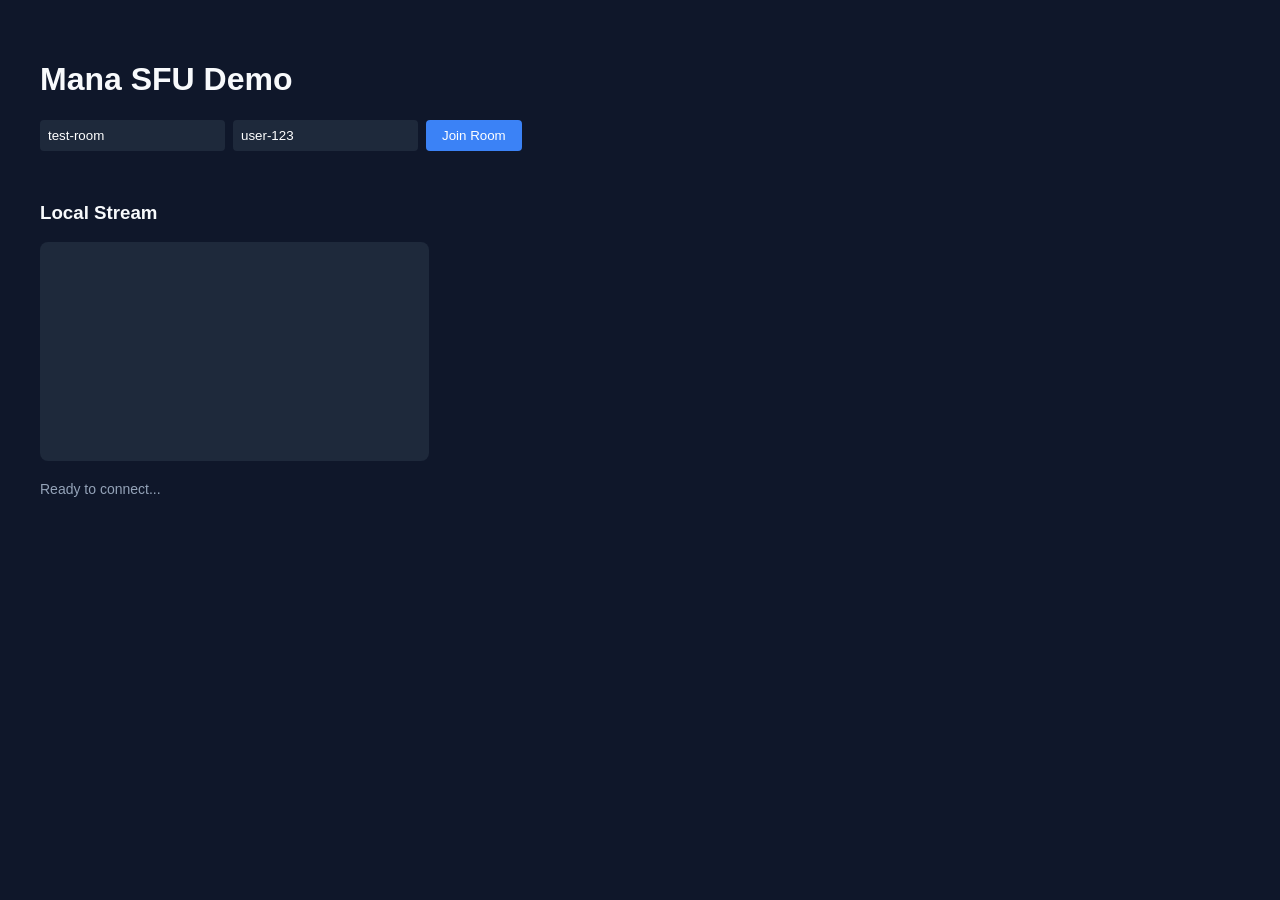
<file: examples/sfu/index.html>
<!DOCTYPE html>
<html lang="en">
<head>
    <meta charset="UTF-8">
    <meta name="viewport" content="width=device-width, initial-scale=1.0">
    <title>Mana SFU Client</title>
    <style>
        body { font-family: 'Inter', sans-serif; background: #0f172a; color: #f8fafc; padding: 2rem; }
        .grid { display: grid; grid-template-columns: repeat(auto-fill, minmax(300px, 1fr)); gap: 1rem; }
        video { width: 100%; border-radius: 8px; background: #1e293b; aspect-ratio: 16/9; }
        .controls { margin-bottom: 2rem; display: flex; gap: 0.5rem; }
        input { padding: 0.5rem; border-radius: 4px; border: none; background: #1e293b; color: white; }
        button { padding: 0.5rem 1rem; border-radius: 4px; background: #3b82f6; color: white; border: none; cursor: pointer; transition: 0.2s; }
        button:hover { background: #2563eb; }
        .status { margin-top: 1rem; font-size: 0.875rem; color: #94a3b8; }
    </style>
</head>
<body>
    <h1>Mana SFU Demo</h1>
    <div class="controls">
        <input id="roomID" placeholder="Room ID" value="test-room">
        <input id="userID" placeholder="User ID" value="user-123">
        <button id="joinBtn">Join Room</button>
    </div>

    <div class="grid" id="videoGrid">
        <div>
            <h3>Local Stream</h3>
            <video id="localVideo" autoplay muted playsinline></video>
        </div>
    </div>

    <div class="status" id="statusLog">Ready to connect...</div>

    <script>
        const roomInput = document.getElementById('roomID');
        const userInput = document.getElementById('userID');
        const joinBtn = document.getElementById('joinBtn');
        const videoGrid = document.getElementById('videoGrid');
        const statusLog = document.getElementById('statusLog');

        let ws;
        let pc;
        let localStream;

        const log = (msg) => { statusLog.innerText = msg; console.log(msg); };

        joinBtn.onclick = async () => {
            const roomID = roomInput.value;
            const userID = userInput.value;

            // 1. Get Local Media
            localStream = await navigator.mediaDevices.getUserMedia({ video: true, audio: true });
            document.getElementById('localVideo').srcObject = localStream;

            // 2. Connect WebSocket
            ws = new WebSocket(`ws://localhost:8080/ws?room=${roomID}&user=${userID}`);
            
            ws.onopen = () => {
                log("WebSocket Connected. Joining...");
                setupWebRTC(roomID, userID);
            };

            ws.onmessage = async (e) => {
                const signal = JSON.parse(e.data);
                handleSignal(signal);
            };
        };

        async function setupWebRTC(roomID, userID) {
            pc = new RTCPeerConnection({ iceServers: [{ urls: 'stun:stun.l.google.com:19302' }] });

            // 3. Add tracks to PeerConnection
            localStream.getTracks().forEach(track => pc.addTrack(track, localStream));

            // 4. Handle ICE Candidates
            pc.onicecandidate = (e) => {
                if (e.candidate) {
                    ws.send(JSON.stringify({
                        type: 'candidate',
                        from: userID,
                        roomID: roomID,
                        candidate: JSON.stringify(e.candidate)
                    }));
                }
            };

            // 5. Perfect Negotiation: Create Offer
            const offer = await pc.createOffer();
            await pc.setLocalDescription(offer);

            ws.send(JSON.stringify({
                type: 'offer',
                from: userID,
                roomID: roomID,
                sdp: offer.sdp
            }));
            
            log("Offer sent to SFU...");
        }

        async function handleSignal(signal) {
            switch (signal.type) {
                case 'answer':
                    log("Received SFU Answer");
                    await pc.setRemoteDescription(new RTCSessionDescription({ type: 'answer', sdp: signal.sdp }));
                    break;

                case 'candidate':
                    const candidate = JSON.parse(signal.candidate);
                    await pc.addIceCandidate(new RTCIceCandidate(candidate));
                    break;

                case 'track_added':
                    log(`New track available from ${signal.from}: ${signal.payload}`);
                    // 6. Automatic Subscription Logic
                    ws.send(JSON.stringify({
                        type: 'subscribe',
                        from: userInput.value,
                        roomID: signal.roomID,
                        payload: btoa(signal.payload) // Base64 encoded trackID
                    }));
                    break;

                case 'track':
                    // SFU will send an offer for the new track (Standard Renegotiation)
                    // For simplicity in this demo, let's assume the SFU handles the Sub flow.
                    break;
            }
        }

        // Handle incoming tracks from SFU (Subscriptions)
        pc.ontrack = (event) => {
            log("Received remote track from SFU");
            const remoteVideo = document.createElement('video');
            remoteVideo.autoplay = true;
            remoteVideo.playsinline = true;
            remoteVideo.srcObject = event.streams[0];
            
            const div = document.createElement('div');
            div.innerHTML = `<h3>Remote Peer</h3>`;
            div.appendChild(remoteVideo);
            videoGrid.appendChild(div);
        };
    </script>
</body>
</html>
</file>
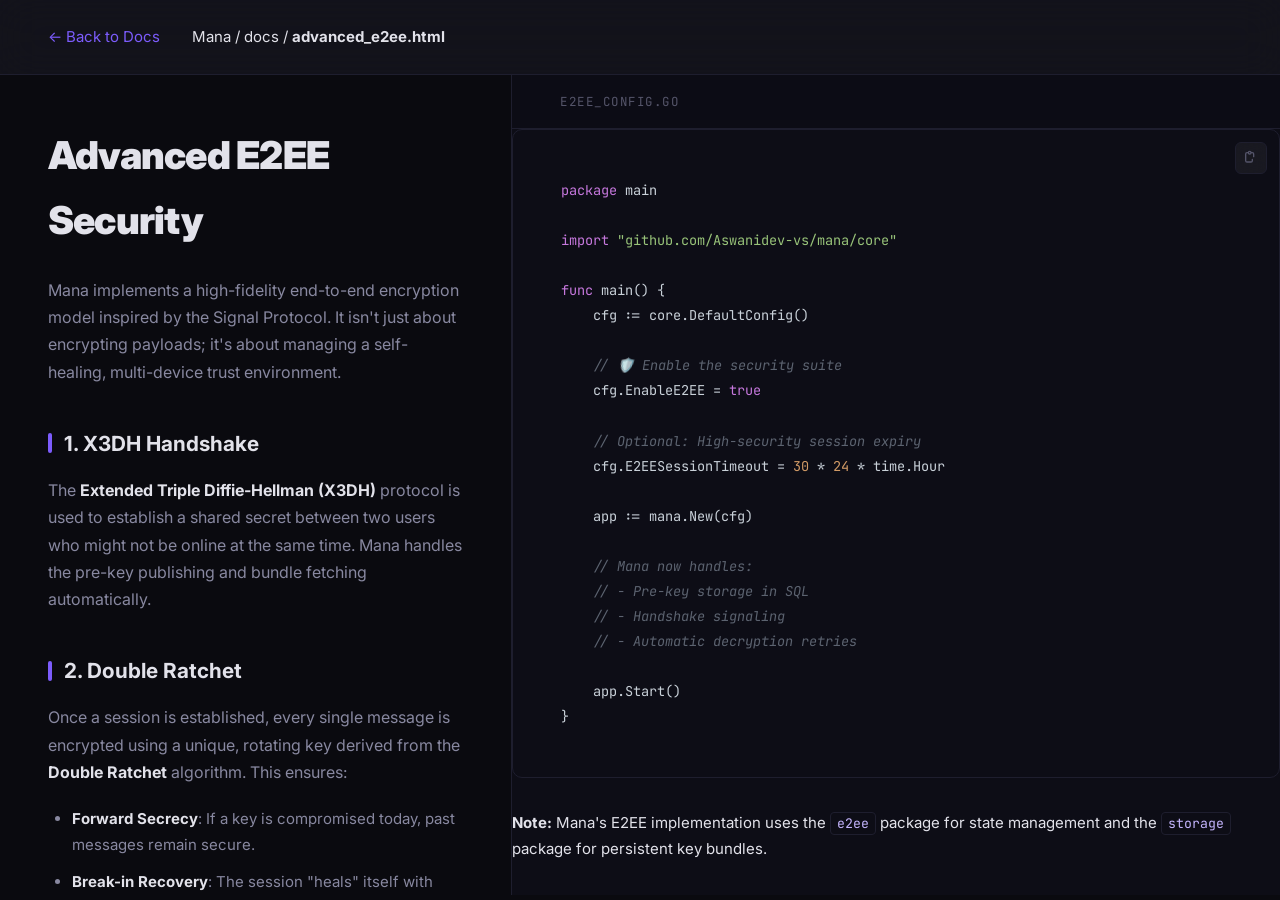
<file: docs/advanced_e2ee.html>
<!DOCTYPE html>
<html lang="en">
<head>
    <meta charset="UTF-8">
    <meta name="viewport" content="width=device-width, initial-scale=1.0">
    <title>Mana — Advanced E2EE Guide</title>
    <link rel="preconnect" href="https://fonts.googleapis.com">
    <link href="https://fonts.googleapis.com/css2?family=Inter:wght@300;400;500;600;700;800;900&family=JetBrains+Mono:wght@400;500;600&display=swap" rel="stylesheet">
    <link rel="stylesheet" href="../style.css">
</head>
<body class="viewer-layout">
    <header class="viewer-header">
        <a href="../index.html#features" class="btn-back">← Back to Docs</a>
        <div class="breadcrumbs">
            <span>Mana</span> <span class="sep">/</span> <span>docs</span> <span class="sep">/</span> <strong>advanced_e2ee.html</strong>
        </div>
    </header>

    <main class="split-layout">
        <!-- Left: Documentation -->
        <section class="guide-column">
            <h1>Advanced E2EE Security</h1>
            <p>Mana implements a high-fidelity end-to-end encryption model inspired by the Signal Protocol. It isn't just about encrypting payloads; it's about managing a self-healing, multi-device trust environment.</p>

            <h2>1. X3DH Handshake</h2>
            <p>The <strong>Extended Triple Diffie-Hellman (X3DH)</strong> protocol is used to establish a shared secret between two users who might not be online at the same time. Mana handles the pre-key publishing and bundle fetching automatically.</p>

            <h2>2. Double Ratchet</h2>
            <p>Once a session is established, every single message is encrypted using a unique, rotating key derived from the <strong>Double Ratchet</strong> algorithm. This ensures:</p>
            <ul>
                <li><strong>Forward Secrecy</strong>: If a key is compromised today, past messages remain secure.</li>
                <li><strong>Break-in Recovery</strong>: The session "heals" itself with every exchange, making future messages secure even if a key was stolen in the past.</li>
            </ul>

            <h2>3. Multi-Device Fanout</h2>
            <p>Mana's signaling hub is device-aware. When you send an encrypted message, the framework automatically fans it out to all of the recipient's linked devices, ensuring a seamless cross-platform experience.</p>
        </section>

        <!-- Right: Code -->
        <section class="code-column">
            <div class="code-header">
                <div class="filename">e2ee_config.go</div>
            </div>
            <pre><code class="lang-go">package main

import "github.com/Aswanidev-vs/mana/core"

func main() {
    cfg := core.DefaultConfig()
    
    // 🛡️ Enable the security suite
    cfg.EnableE2EE = true
    
    // Optional: High-security session expiry
    cfg.E2EESessionTimeout = 30 * 24 * time.Hour
    
    app := mana.New(cfg)
    
    // Mana now handles:
    // - Pre-key storage in SQL
    // - Handshake signaling
    // - Automatic decryption retries
    
    app.Start()
}</code></pre>

            <div class="alert alert-info" style="margin-top: 2rem;">
                <p><strong>Note:</strong> Mana's E2EE implementation uses the <code>e2ee</code> package for state management and the <code>storage</code> package for persistent key bundles.</p>
            </div>
        </section>
    </main>

    <script src="../script.js"></script>
</body>
</html>
</file>
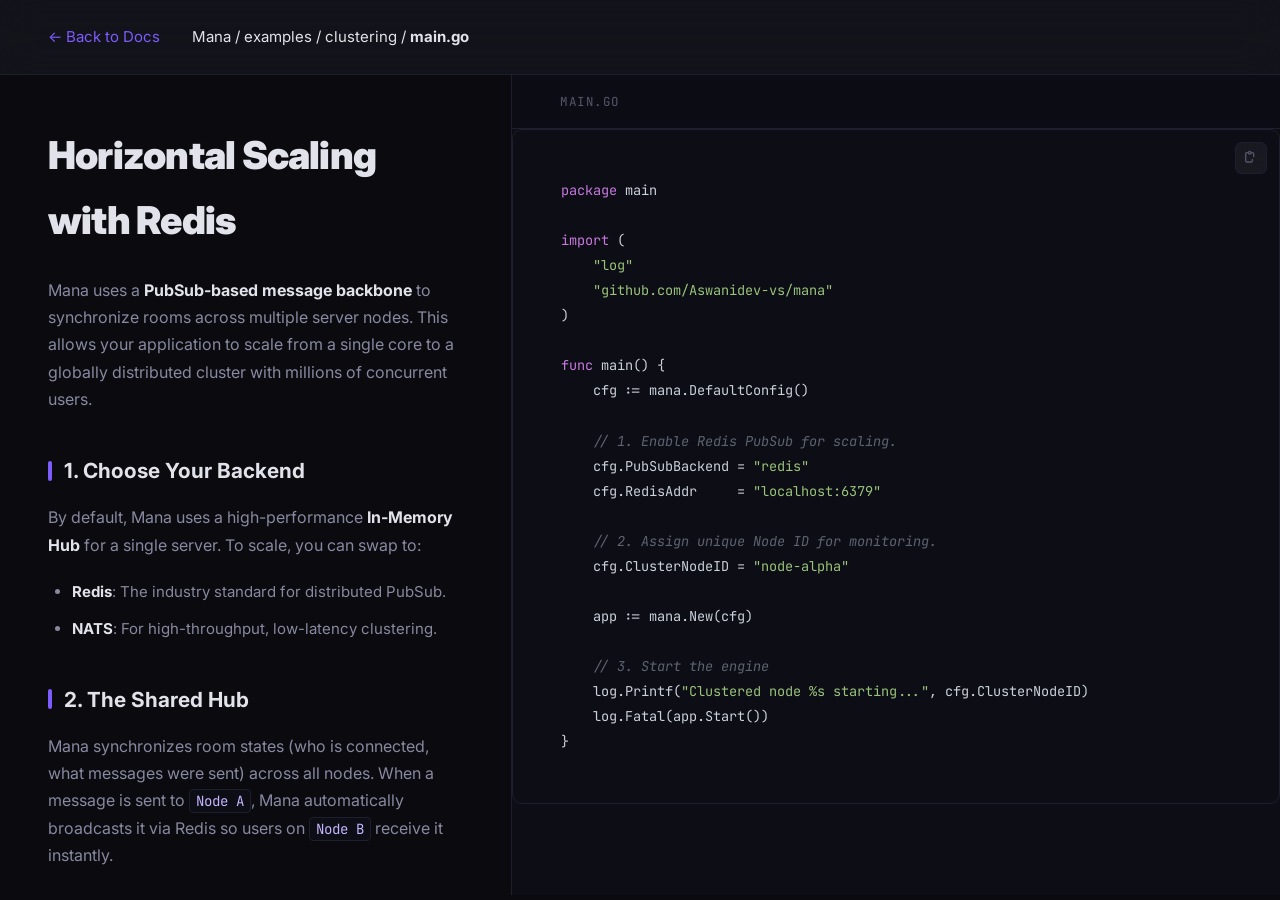
<file: docs/examples_clustering.html>
<!DOCTYPE html>
<html lang="en">
<head>
    <meta charset="UTF-8">
    <meta name="viewport" content="width=device-width, initial-scale=1.0">
    <title>Mana — Redis Clustering Guide</title>
    <link rel="preconnect" href="https://fonts.googleapis.com">
    <link href="https://fonts.googleapis.com/css2?family=Inter:wght@300;400;500;600;700;800;900&family=JetBrains+Mono:wght@400;500;600&display=swap" rel="stylesheet">
    <link rel="stylesheet" href="../style.css">
</head>
<body class="viewer-layout">
    <header class="viewer-header">
        <a href="../index.html#examples" class="btn-back">← Back to Docs</a>
        <div class="breadcrumbs">
            <span>Mana</span> <span class="sep">/</span> <span>examples</span> <span class="sep">/</span> <span>clustering</span> <span class="sep">/</span> <strong>main.go</strong>
        </div>
    </header>

    <main class="split-layout">
        <!-- Left: Documentation -->
        <section class="guide-column">
            <h1>Horizontal Scaling with Redis</h1>
            <p>Mana uses a <strong>PubSub-based message backbone</strong> to synchronize rooms across multiple server nodes. This allows your application to scale from a single core to a globally distributed cluster with millions of concurrent users.</p>

            <h2>1. Choose Your Backend</h2>
            <p>By default, Mana uses a high-performance <strong>In-Memory Hub</strong> for a single server. To scale, you can swap to:</p>
            <ul>
                <li><strong>Redis</strong>: The industry standard for distributed PubSub.</li>
                <li><strong>NATS</strong>: For high-throughput, low-latency clustering.</li>
            </ul>

            <h2>2. The Shared Hub</h2>
            <p>Mana synchronizes room states (who is connected, what messages were sent) across all nodes. When a message is sent to <code>Node A</code>, Mana automatically broadcasts it via Redis so users on <code>Node B</code> receive it instantly.</p>

            <h2>3. Load Balancing</h2>
            <p>With clustering enabled, you can place a standard load balancer (like Nginx or AWS ALB) in front of your Mana nodes. Sticky sessions are <strong>not required</strong> because Mana's architecture is stateless from the user's perspective.</p>
        </section>

        <!-- Right: Code -->
        <section class="code-column">
            <div class="code-header">
                <div class="filename">main.go</div>
            </div>
            <pre><code class="lang-go">package main

import (
    "log"
    "github.com/Aswanidev-vs/mana"
)

func main() {
    cfg := mana.DefaultConfig()
    
    // 1. Enable Redis PubSub for scaling.
    cfg.PubSubBackend = "redis"
    cfg.RedisAddr     = "localhost:6379"
    
    // 2. Assign unique Node ID for monitoring.
    cfg.ClusterNodeID = "node-alpha"
    
    app := mana.New(cfg)
    
    // 3. Start the engine
    log.Printf("Clustered node %s starting...", cfg.ClusterNodeID)
    log.Fatal(app.Start())
}</code></pre>
        </section>
    </main>

    <script src="../script.js"></script>
</body>
</html>
</file>
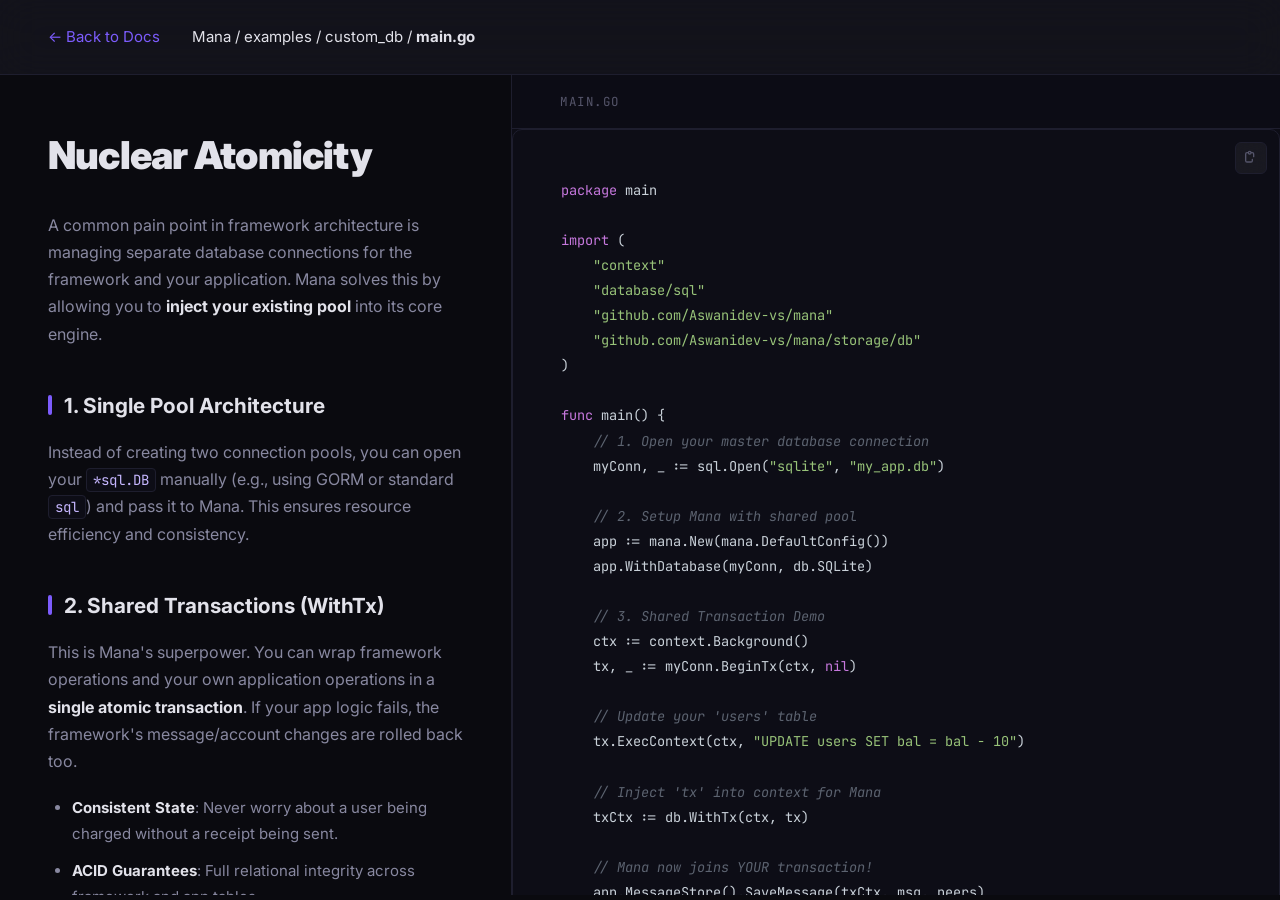
<file: docs/examples_custom_db.html>
<!DOCTYPE html>
<html lang="en">
<head>
    <meta charset="UTF-8">
    <meta name="viewport" content="width=device-width, initial-scale=1.0">
    <title>Mana — Custom Database Guide</title>
    <link rel="preconnect" href="https://fonts.googleapis.com">
    <link href="https://fonts.googleapis.com/css2?family=Inter:wght@300;400;500;600;700;800;900&family=JetBrains+Mono:wght@400;500;600&display=swap" rel="stylesheet">
    <link rel="stylesheet" href="../style.css">
</head>
<body class="viewer-layout">
    <header class="viewer-header">
        <a href="../index.html#examples" class="btn-back">← Back to Docs</a>
        <div class="breadcrumbs">
            <span>Mana</span> <span class="sep">/</span> <span>examples</span> <span class="sep">/</span> <span>custom_db</span> <span class="sep">/</span> <strong>main.go</strong>
        </div>
    </header>

    <main class="split-layout">
        <!-- Left: Documentation -->
        <section class="guide-column">
            <h1>Nuclear Atomicity</h1>
            <p>A common pain point in framework architecture is managing separate database connections for the framework and your application. Mana solves this by allowing you to <strong>inject your existing pool</strong> into its core engine.</p>

            <h2>1. Single Pool Architecture</h2>
            <p>Instead of creating two connection pools, you can open your <code>*sql.DB</code> manually (e.g., using GORM or standard <code>sql</code>) and pass it to Mana. This ensures resource efficiency and consistency.</p>

            <h2>2. Shared Transactions (WithTx)</h2>
            <p>This is Mana's superpower. You can wrap framework operations and your own application operations in a <strong>single atomic transaction</strong>. If your app logic fails, the framework's message/account changes are rolled back too.</p>
            <ul>
                <li><strong>Consistent State</strong>: Never worry about a user being charged without a receipt being sent.</li>
                <li><strong>ACID Guarantees</strong>: Full relational integrity across framework and app tables.</li>
            </ul>

            <h2>3. Dialect Support</h2>
            <p>Mana supports <strong>PostgreSQL, MySQL, and SQLite</strong>. Simply use <code>app.WithDatabase(conn, db.SQLite)</code> to wire it up.</p>
        </section>

        <!-- Right: Code -->
        <section class="code-column">
            <div class="code-header">
                <div class="filename">main.go</div>
            </div>
            <pre><code class="lang-go">package main

import (
    "context"
    "database/sql"
    "github.com/Aswanidev-vs/mana"
    "github.com/Aswanidev-vs/mana/storage/db"
)

func main() {
    // 1. Open your master database connection
    myConn, _ := sql.Open("sqlite", "my_app.db")

    // 2. Setup Mana with shared pool
    app := mana.New(mana.DefaultConfig())
    app.WithDatabase(myConn, db.SQLite)

    // 3. Shared Transaction Demo
    ctx := context.Background()
    tx, _ := myConn.BeginTx(ctx, nil)

    // Update your 'users' table
    tx.ExecContext(ctx, "UPDATE users SET bal = bal - 10")

    // Inject 'tx' into context for Mana
    txCtx := db.WithTx(ctx, tx)

    // Mana now joins YOUR transaction!
    app.MessageStore().SaveMessage(txCtx, msg, peers)

    // Atomic commit
    tx.Commit()
}</code></pre>
        </section>
    </main>

    <script src="../script.js"></script>
</body>
</html>
</file>
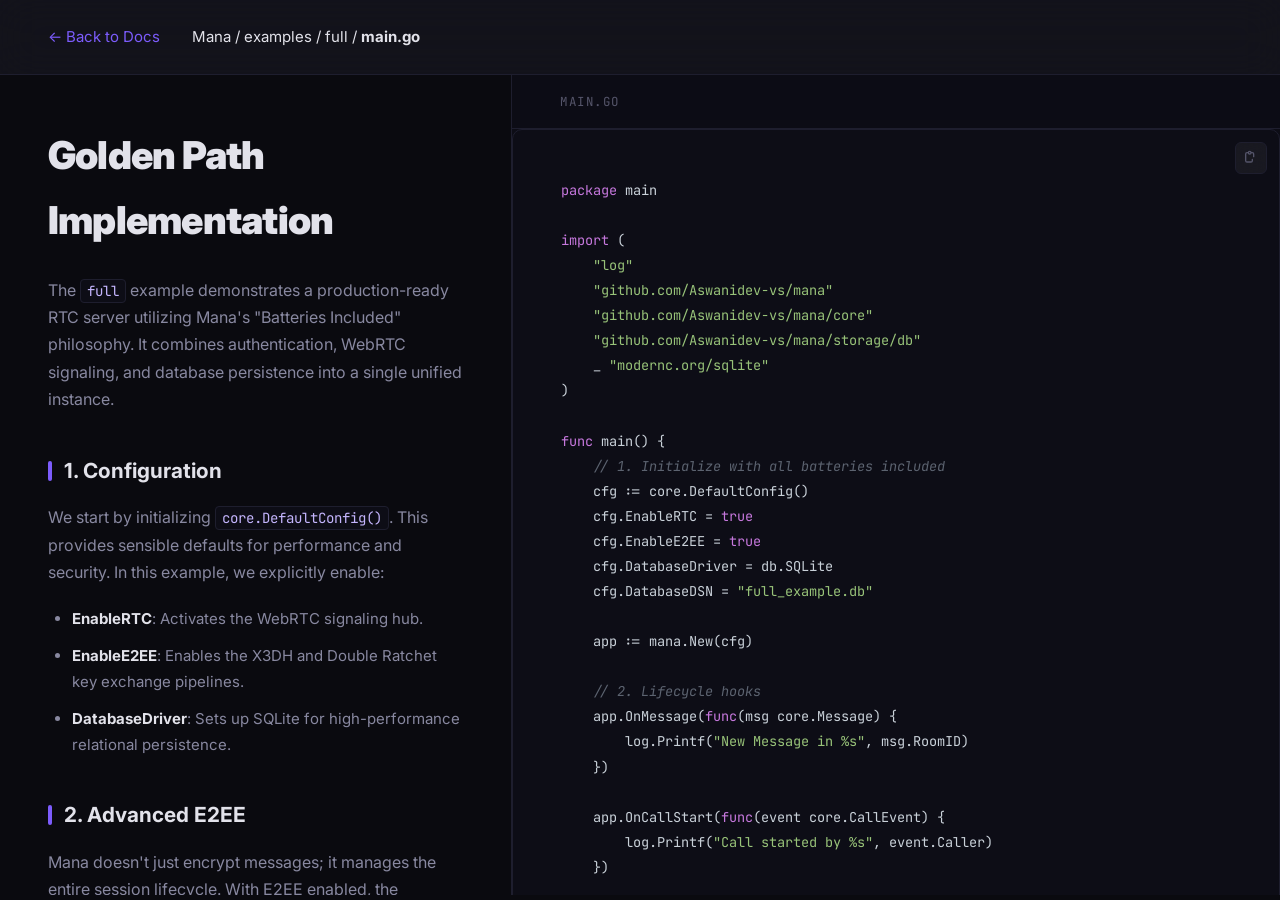
<file: docs/examples_full.html>
<!DOCTYPE html>
<html lang="en">
<head>
    <meta charset="UTF-8">
    <meta name="viewport" content="width=device-width, initial-scale=1.0">
    <title>Mana — Full App Guide</title>
    <link rel="preconnect" href="https://fonts.googleapis.com">
    <link href="https://fonts.googleapis.com/css2?family=Inter:wght@300;400;500;600;700;800;900&family=JetBrains+Mono:wght@400;500;600&display=swap" rel="stylesheet">
    <link rel="stylesheet" href="../style.css">
</head>
<body class="viewer-layout">
    <header class="viewer-header">
        <a href="../index.html#examples" class="btn-back">← Back to Docs</a>
        <div class="breadcrumbs">
            <span>Mana</span> <span class="sep">/</span> <span>examples</span> <span class="sep">/</span> <span>full</span> <span class="sep">/</span> <strong>main.go</strong>
        </div>
    </header>

    <main class="split-layout">
        <!-- Left: Documentation -->
        <section class="guide-column">
            <h1>Golden Path Implementation</h1>
            <p>The <code>full</code> example demonstrates a production-ready RTC server utilizing Mana's "Batteries Included" philosophy. It combines authentication, WebRTC signaling, and database persistence into a single unified instance.</p>

            <h2>1. Configuration</h2>
            <p>We start by initializing <code>core.DefaultConfig()</code>. This provides sensible defaults for performance and security. In this example, we explicitly enable:</p>
            <ul>
                <li><strong>EnableRTC</strong>: Activates the WebRTC signaling hub.</li>
                <li><strong>EnableE2EE</strong>: Enables the X3DH and Double Ratchet key exchange pipelines.</li>
                <li><strong>DatabaseDriver</strong>: Sets up SQLite for high-performance relational persistence.</li>
            </ul>

            <h2>2. Advanced E2EE</h2>
            <p>Mana doesn't just encrypt messages; it manages the entire session lifecycle. With E2EE enabled, the framework automatically handles:</p>
            <ul>
                <li><strong>X3DH Handshakes</strong>: Securely establishing keys for new peers.</li>
                <li><strong>Double Ratchet</strong>: Ensuring perfect forward secrecy for every packet.</li>
                <li><strong>Self-Healing</strong>: Automatically re-negotiating sessions if a decryption error occurs.</li>
            </ul>

            <h2>3. Media Control (WebRTC)</h2>
            <p>The framework provides granular hooks for call lifecycle events. You can monitor when calls start, end, or when users toggle their media states (mute/camera).</p>
            
            <h2>4. SQL Batteries</h2>
            <p>While this example uses SQLite for simplicity, you can swap the <code>DatabaseDriver</code> to <code>postgres</code> or <code>mysql</code> without changing a single line of business logic.</p>
        </section>

        <!-- Right: Code -->
        <section class="code-column">
            <div class="code-header">
                <div class="filename">main.go</div>
            </div>
            <pre><code class="lang-go">package main

import (
    "log"
    "github.com/Aswanidev-vs/mana"
    "github.com/Aswanidev-vs/mana/core"
    "github.com/Aswanidev-vs/mana/storage/db"
    _ "modernc.org/sqlite"
)

func main() {
    // 1. Initialize with all batteries included
    cfg := core.DefaultConfig()
    cfg.EnableRTC = true
    cfg.EnableE2EE = true
    cfg.DatabaseDriver = db.SQLite
    cfg.DatabaseDSN = "full_example.db"

    app := mana.New(cfg)

    // 2. Lifecycle hooks
    app.OnMessage(func(msg core.Message) {
        log.Printf("New Message in %s", msg.RoomID)
    })

    app.OnCallStart(func(event core.CallEvent) {
        log.Printf("Call started by %s", event.Caller)
    })

    // 3. Start the engine
    log.Fatal(app.Start())
}</code></pre>
        </section>
    </main>

    <script src="../script.js"></script>
</body>
</html>
</file>
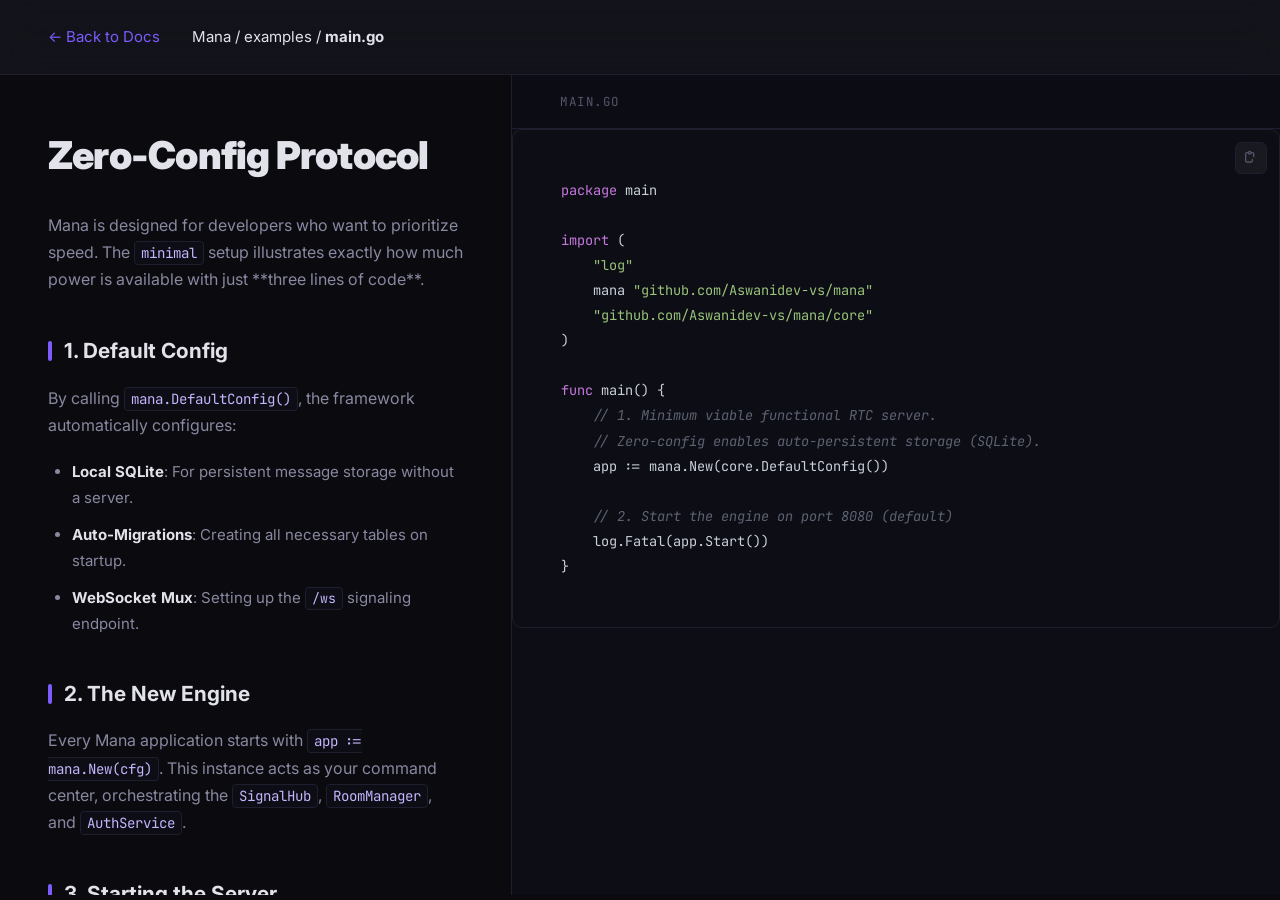
<file: docs/examples_minimal.html>
<!DOCTYPE html>
<html lang="en">
<head>
    <meta charset="UTF-8">
    <meta name="viewport" content="width=device-width, initial-scale=1.0">
    <title>Mana — Quick Start Guide</title>
    <link rel="preconnect" href="https://fonts.googleapis.com">
    <link href="https://fonts.googleapis.com/css2?family=Inter:wght@300;400;500;600;700;800;900&family=JetBrains+Mono:wght@400;500;600&display=swap" rel="stylesheet">
    <link rel="stylesheet" href="../style.css">
</head>
<body class="viewer-layout">
    <header class="viewer-header">
        <a href="../index.html#examples" class="btn-back">← Back to Docs</a>
        <div class="breadcrumbs">
            <span>Mana</span> <span class="sep">/</span> <span>examples</span> <span class="sep">/</span> <strong>main.go</strong>
        </div>
    </header>

    <main class="split-layout">
        <!-- Left: Documentation -->
        <section class="guide-column">
            <h1>Zero-Config Protocol</h1>
            <p>Mana is designed for developers who want to prioritize speed. The <code>minimal</code> setup illustrates exactly how much power is available with just **three lines of code**.</p>

            <h2>1. Default Config</h2>
            <p>By calling <code>mana.DefaultConfig()</code>, the framework automatically configures:</p>
            <ul>
                <li><strong>Local SQLite</strong>: For persistent message storage without a server.</li>
                <li><strong>Auto-Migrations</strong>: Creating all necessary tables on startup.</li>
                <li><strong>WebSocket Mux</strong>: Setting up the <code>/ws</code> signaling endpoint.</li>
            </ul>

            <h2>2. The New Engine</h2>
            <p>Every Mana application starts with <code>app := mana.New(cfg)</code>. This instance acts as your command center, orchestrating the <code>SignalHub</code>, <code>RoomManager</code>, and <code>AuthService</code>.</p>

            <h2>3. Starting the Server</h2>
            <p>Calling <code>app.Start()</code> launches the high-performance HTTP/WebSocket server. It is built on standard <code>net/http</code>, making it compatible with existing Go middleware like CORS or Logging.</p>
        </section>

        <!-- Right: Code -->
        <section class="code-column">
            <div class="code-header">
                <div class="filename">main.go</div>
            </div>
            <pre><code class="lang-go">package main

import (
    "log"
    mana "github.com/Aswanidev-vs/mana"
    "github.com/Aswanidev-vs/mana/core"
)

func main() {
    // 1. Minimum viable functional RTC server.
    // Zero-config enables auto-persistent storage (SQLite).
    app := mana.New(core.DefaultConfig())
    
    // 2. Start the engine on port 8080 (default)
    log.Fatal(app.Start())
}</code></pre>
        </section>
    </main>

    <script src="../script.js"></script>
</body>
</html>
</file>
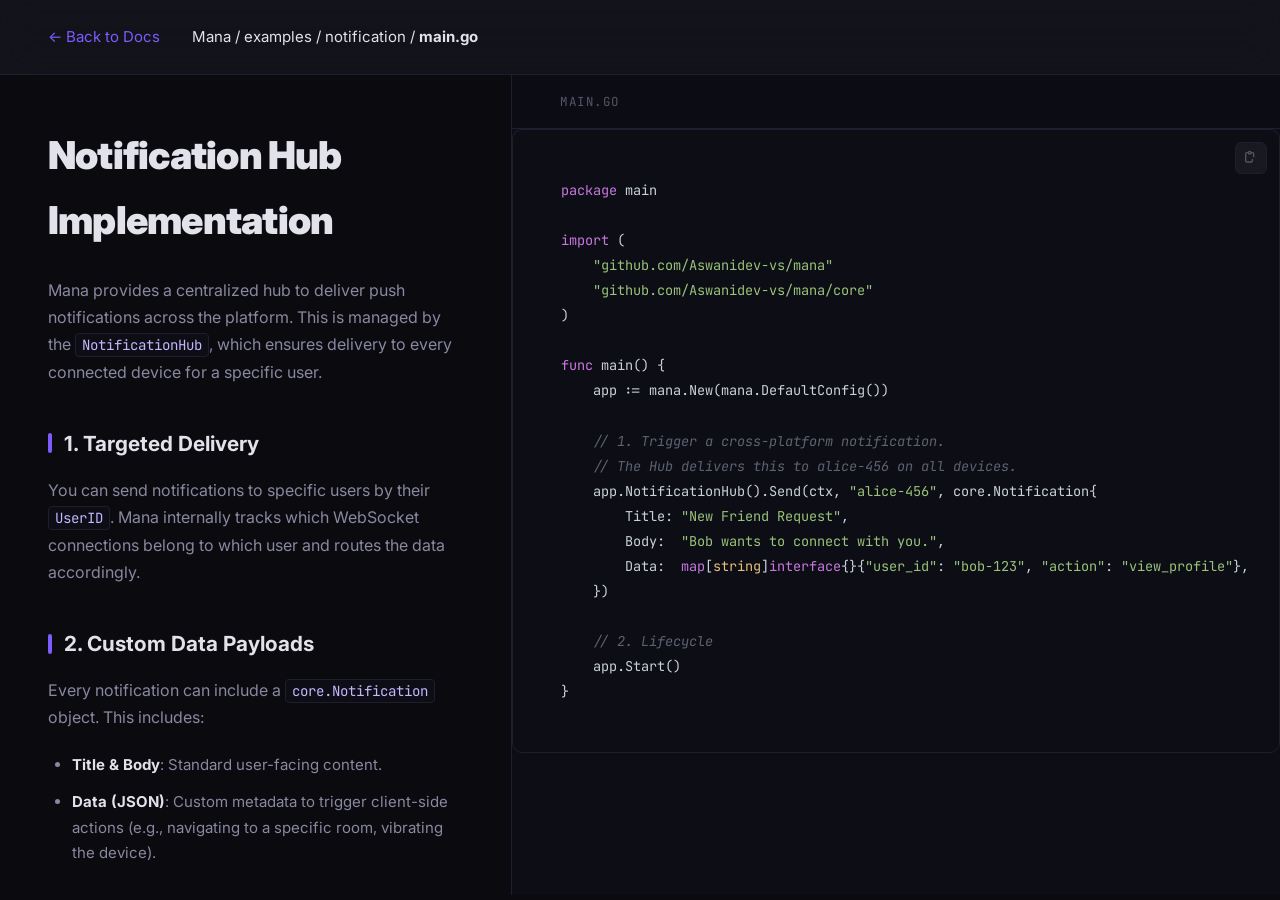
<file: docs/examples_notification.html>
<!DOCTYPE html>
<html lang="en">
<head>
    <meta charset="UTF-8">
    <meta name="viewport" content="width=device-width, initial-scale=1.0">
    <title>Mana — Notifications Guide</title>
    <link rel="preconnect" href="https://fonts.googleapis.com">
    <link href="https://fonts.googleapis.com/css2?family=Inter:wght@300;400;500;600;700;800;900&family=JetBrains+Mono:wght@400;500;600&display=swap" rel="stylesheet">
    <link rel="stylesheet" href="../style.css">
</head>
<body class="viewer-layout">
    <header class="viewer-header">
        <a href="../index.html#examples" class="btn-back">← Back to Docs</a>
        <div class="breadcrumbs">
            <span>Mana</span> <span class="sep">/</span> <span>examples</span> <span class="sep">/</span> <span>notification</span> <span class="sep">/</span> <strong>main.go</strong>
        </div>
    </header>

    <main class="split-layout">
        <!-- Left: Documentation -->
        <section class="guide-column">
            <h1>Notification Hub Implementation</h1>
            <p>Mana provides a centralized hub to deliver push notifications across the platform. This is managed by the <code>NotificationHub</code>, which ensures delivery to every connected device for a specific user.</p>

            <h2>1. Targeted Delivery</h2>
            <p>You can send notifications to specific users by their <code>UserID</code>. Mana internally tracks which WebSocket connections belong to which user and routes the data accordingly.</p>

            <h2>2. Custom Data Payloads</h2>
            <p>Every notification can include a <code>core.Notification</code> object. This includes:</p>
            <ul>
                <li><strong>Title & Body</strong>: Standard user-facing content.</li>
                <li><strong>Data (JSON)</strong>: Custom metadata to trigger client-side actions (e.g., navigating to a specific room, vibrating the device).</li>
            </ul>

            <h2>3. Cross-Platform Handlers</h2>
            <p>The Mana frontend libraries (Go, JS, Flutter) provide hooks to react to these notifications, allowing you to show UI toasts or system-level popups instantly.</p>
        </section>

        <!-- Right: Code -->
        <section class="code-column">
            <div class="code-header">
                <div class="filename">main.go</div>
            </div>
            <pre><code class="lang-go">package main

import (
    "github.com/Aswanidev-vs/mana"
    "github.com/Aswanidev-vs/mana/core"
)

func main() {
    app := mana.New(mana.DefaultConfig())

    // 1. Trigger a cross-platform notification.
    // The Hub delivers this to alice-456 on all devices.
    app.NotificationHub().Send(ctx, "alice-456", core.Notification{
        Title: "New Friend Request",
        Body:  "Bob wants to connect with you.",
        Data:  map[string]interface{}{"user_id": "bob-123", "action": "view_profile"},
    })

    // 2. Lifecycle
    app.Start()
}</code></pre>
        </section>
    </main>

    <script src="../script.js"></script>
</body>
</html>
</file>
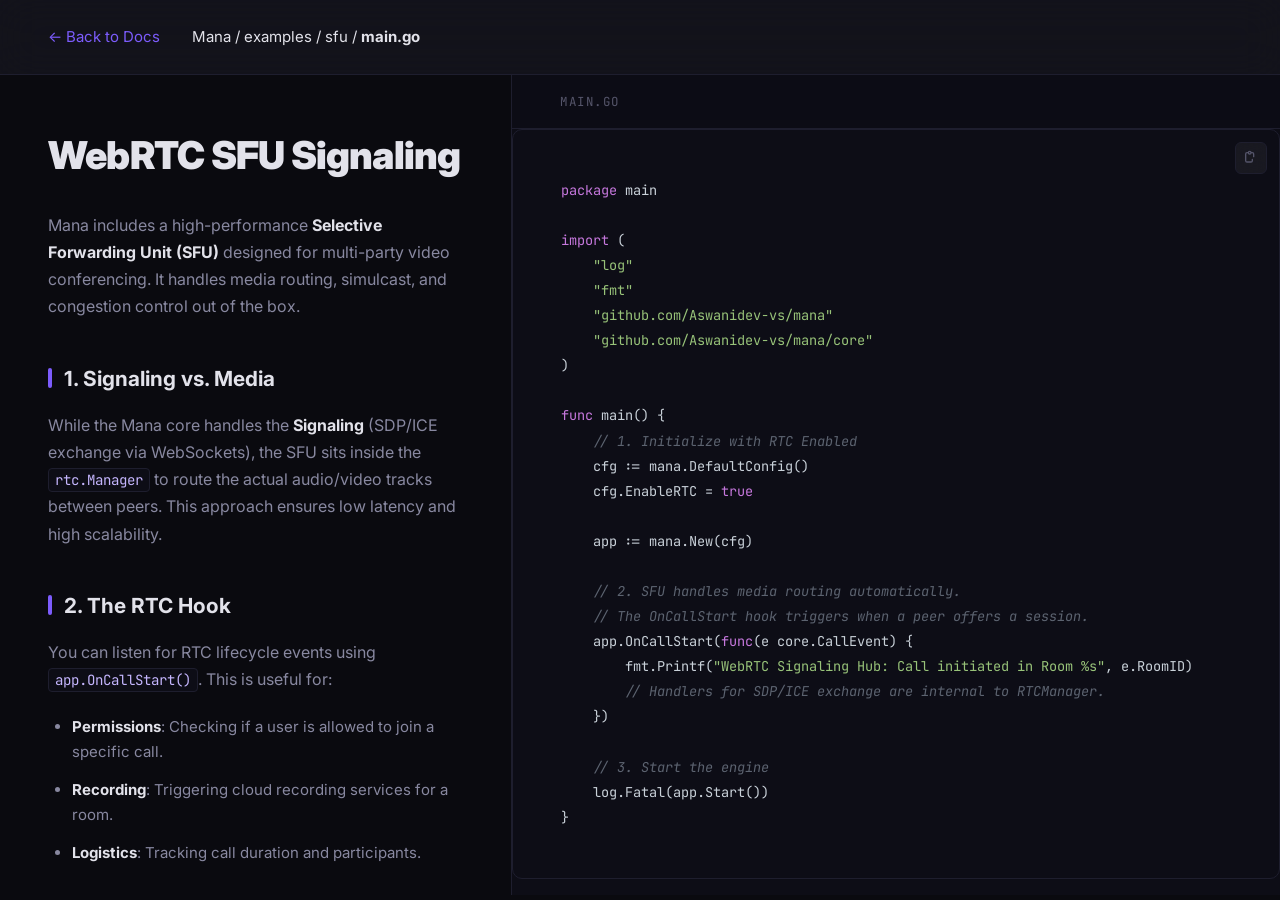
<file: docs/examples_sfu.html>
<!DOCTYPE html>
<html lang="en">
<head>
    <meta charset="UTF-8">
    <meta name="viewport" content="width=device-width, initial-scale=1.0">
    <title>Mana — WebRTC SFU Guide</title>
    <link rel="preconnect" href="https://fonts.googleapis.com">
    <link href="https://fonts.googleapis.com/css2?family=Inter:wght@300;400;500;600;700;800;900&family=JetBrains+Mono:wght@400;500;600&display=swap" rel="stylesheet">
    <link rel="stylesheet" href="../style.css">
</head>
<body class="viewer-layout">
    <header class="viewer-header">
        <a href="../index.html#examples" class="btn-back">← Back to Docs</a>
        <div class="breadcrumbs">
            <span>Mana</span> <span class="sep">/</span> <span>examples</span> <span class="sep">/</span> <span>sfu</span> <span class="sep">/</span> <strong>main.go</strong>
        </div>
    </header>

    <main class="split-layout">
        <!-- Left: Documentation -->
        <section class="guide-column">
            <h1>WebRTC SFU Signaling</h1>
            <p>Mana includes a high-performance <strong>Selective Forwarding Unit (SFU)</strong> designed for multi-party video conferencing. It handles media routing, simulcast, and congestion control out of the box.</p>

            <h2>1. Signaling vs. Media</h2>
            <p>While the Mana core handles the <strong>Signaling</strong> (SDP/ICE exchange via WebSockets), the SFU sits inside the <code>rtc.Manager</code> to route the actual audio/video tracks between peers. This approach ensures low latency and high scalability.</p>

            <h2>2. The RTC Hook</h2>
            <p>You can listen for RTC lifecycle events using <code>app.OnCallStart()</code>. This is useful for:</p>
            <ul>
                <li><strong>Permissions</strong>: Checking if a user is allowed to join a specific call.</li>
                <li><strong>Recording</strong>: Triggering cloud recording services for a room.</li>
                <li><strong>Logistics</strong>: Tracking call duration and participants.</li>
            </ul>

            <h2>3. Performance</h2>
            <p>By enabling <code>EnableRTC</code>, Mana automatically optimizes the thread pool for high-concurrency UDP traffic, which is critical for real-time media delivery.</p>
        </section>

        <!-- Right: Code -->
        <section class="code-column">
            <div class="code-header">
                <div class="filename">main.go</div>
            </div>
            <pre><code class="lang-go">package main

import (
    "log"
    "fmt"
    "github.com/Aswanidev-vs/mana"
    "github.com/Aswanidev-vs/mana/core"
)

func main() {
    // 1. Initialize with RTC Enabled
    cfg := mana.DefaultConfig()
    cfg.EnableRTC = true
    
    app := mana.New(cfg)
    
    // 2. SFU handles media routing automatically.
    // The OnCallStart hook triggers when a peer offers a session.
    app.OnCallStart(func(e core.CallEvent) {
        fmt.Printf("WebRTC Signaling Hub: Call initiated in Room %s", e.RoomID)
        // Handlers for SDP/ICE exchange are internal to RTCManager.
    })

    // 3. Start the engine
    log.Fatal(app.Start())
}</code></pre>
        </section>
    </main>

    <script src="../script.js"></script>
</body>
</html>
</file>
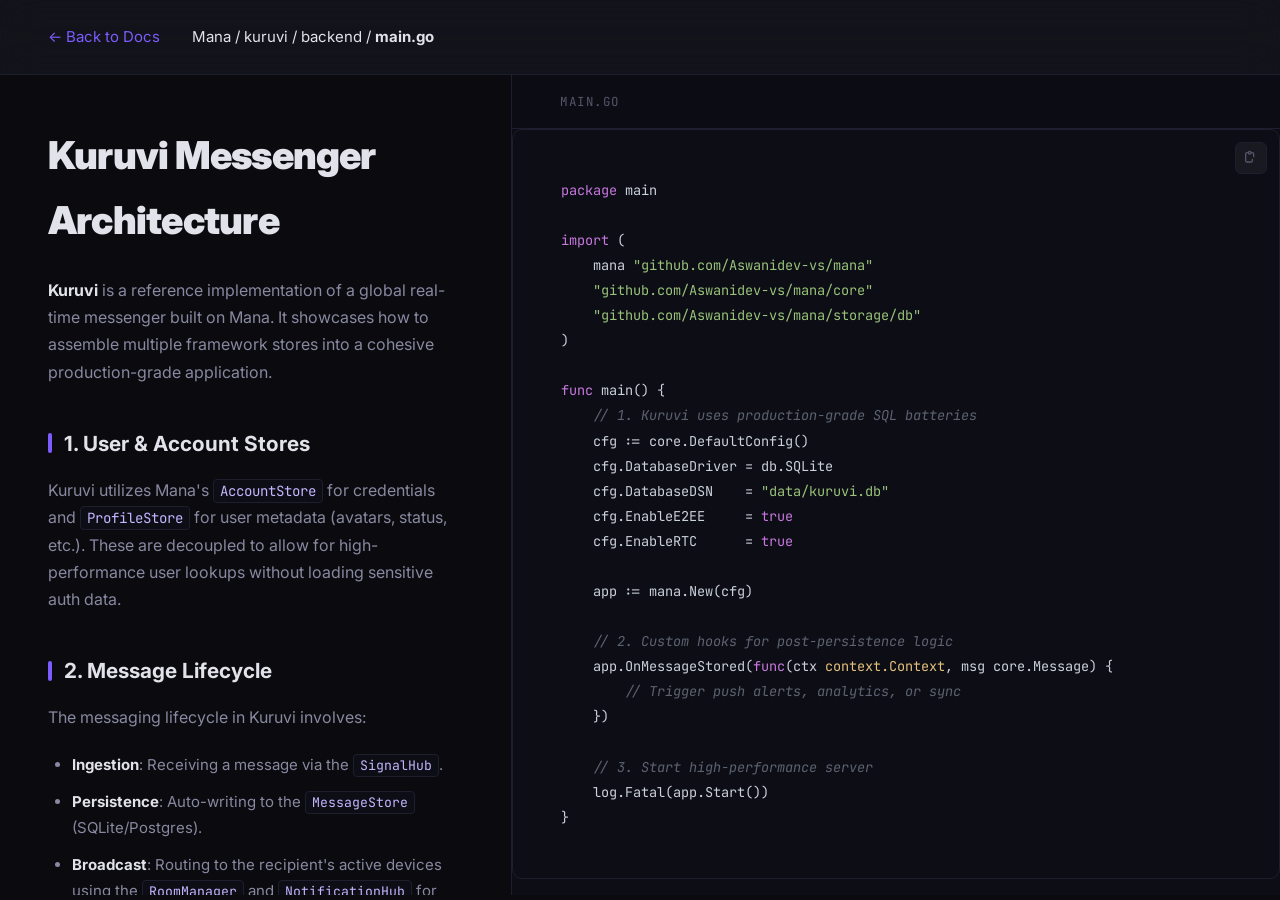
<file: docs/kuruvi_backend.html>
<!DOCTYPE html>
<html lang="en">
<head>
    <meta charset="UTF-8">
    <meta name="viewport" content="width=device-width, initial-scale=1.0">
    <title>Mana — Kuruvi Architecture</title>
    <link rel="preconnect" href="https://fonts.googleapis.com">
    <link href="https://fonts.googleapis.com/css2?family=Inter:wght@300;400;500;600;700;800;900&family=JetBrains+Mono:wght@400;500;600&display=swap" rel="stylesheet">
    <link rel="stylesheet" href="../style.css">
</head>
<body class="viewer-layout">
    <header class="viewer-header">
        <a href="../index.html#examples" class="btn-back">← Back to Docs</a>
        <div class="breadcrumbs">
            <span>Mana</span> <span class="sep">/</span> <span>kuruvi</span> <span class="sep">/</span> <span>backend</span> <span class="sep">/</span> <strong>main.go</strong>
        </div>
    </header>

    <main class="split-layout">
        <!-- Left: Documentation -->
        <section class="guide-column">
            <h1>Kuruvi Messenger Architecture</h1>
            <p><strong>Kuruvi</strong> is a reference implementation of a global real-time messenger built on Mana. It showcases how to assemble multiple framework stores into a cohesive production-grade application.</p>

            <h2>1. User & Account Stores</h2>
            <p>Kuruvi utilizes Mana's <code>AccountStore</code> for credentials and <code>ProfileStore</code> for user metadata (avatars, status, etc.). These are decoupled to allow for high-performance user lookups without loading sensitive auth data.</p>

            <h2>2. Message Lifecycle</h2>
            <p>The messaging lifecycle in Kuruvi involves:</p>
            <ul>
                <li><strong>Ingestion</strong>: Receiving a message via the <code>SignalHub</code>.</li>
                <li><strong>Persistence</strong>: Auto-writing to the <code>MessageStore</code> (SQLite/Postgres).</li>
                <li><strong>Broadcast</strong>: Routing to the recipient's active devices using the <code>RoomManager</code> and <code>NotificationHub</code> for background alerts.</li>
            </ul>

            <h2>3. End-to-End Encryption (E2EE)</h2>
            <p>Kuruvi leverages the <code>KeyExchange</code> hub in Mana to store and distribute public keys for E2EE messaging, ensuring that only the sender and receiver can decrypt the message payload. It implements the full **X3DH + Double Ratchet** protocol for all conversations.</p>

            <h2>4. Mobile-First Responsive UI</h2>
            <p>The Kuruvi frontend is meticulously designed for high-end mobile experiences, featuring glassmorphism floating call controls, an adaptive single-column layout for small screens, and synchronized signaling for multi-device cross-platform calling.</p>
        </section>

        <!-- Right: Code -->
        <section class="code-column">
            <div class="code-header">
                <div class="filename">main.go</div>
            </div>
            <pre><code class="lang-go">package main

import (
    mana "github.com/Aswanidev-vs/mana"
    "github.com/Aswanidev-vs/mana/core"
    "github.com/Aswanidev-vs/mana/storage/db"
)

func main() {
    // 1. Kuruvi uses production-grade SQL batteries
    cfg := core.DefaultConfig()
    cfg.DatabaseDriver = db.SQLite
    cfg.DatabaseDSN    = "data/kuruvi.db"
    cfg.EnableE2EE     = true
    cfg.EnableRTC      = true

    app := mana.New(cfg)

    // 2. Custom hooks for post-persistence logic
    app.OnMessageStored(func(ctx context.Context, msg core.Message) {
        // Trigger push alerts, analytics, or sync
    })

    // 3. Start high-performance server
    log.Fatal(app.Start())
}</code></pre>
        </section>
    </main>

    <script src="../script.js"></script>
</body>
</html>
</file>
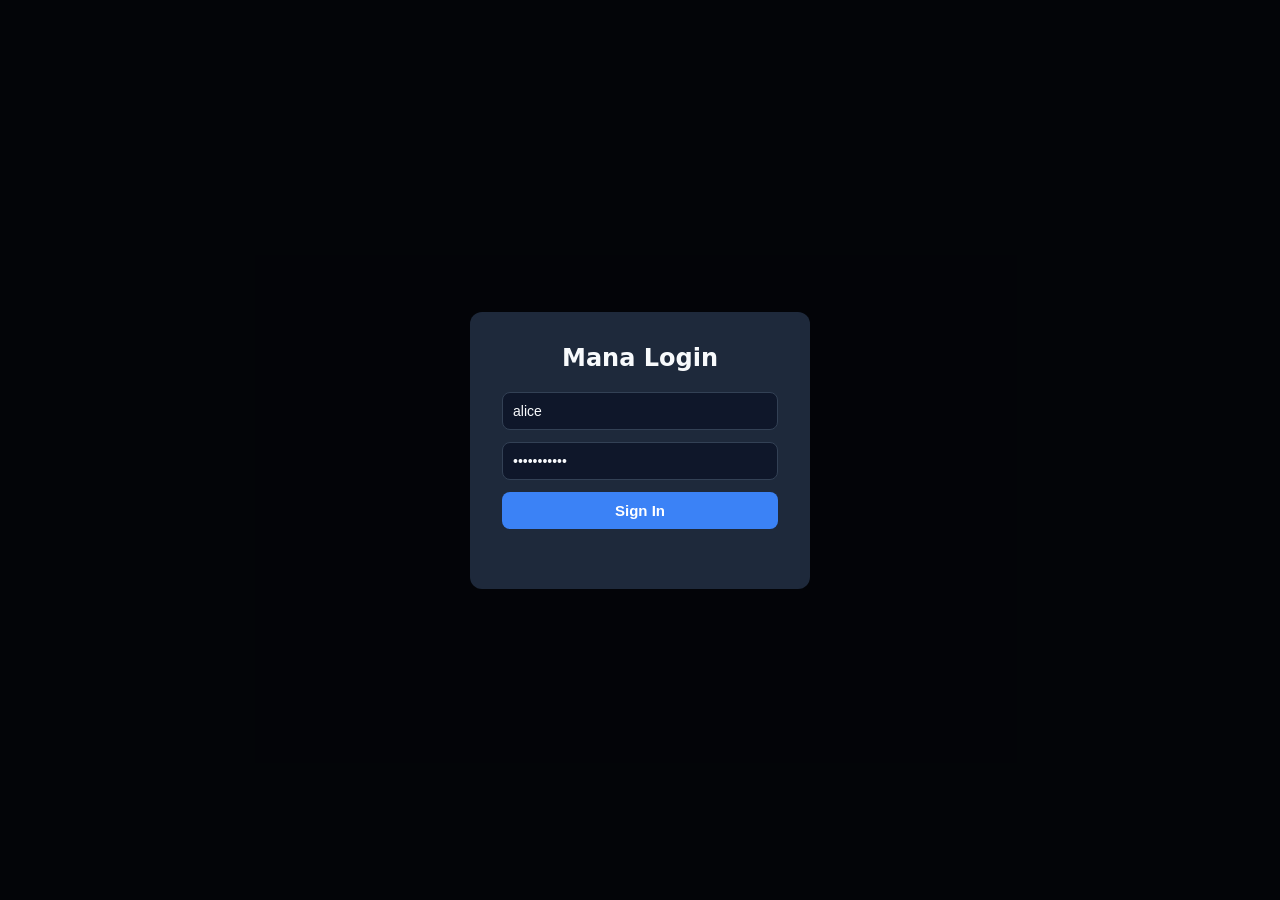
<file: examples/full/client.html>
<!DOCTYPE html>
<html lang="en">
<head>
<meta charset="UTF-8">
<meta name="viewport" content="width=device-width, initial-scale=1.0">
<title>Mana — Full Reference Client</title>
<style>
  :root {
    --bg: #0f172a; --surface: #1e293b; --border: #334155;
    --text: #f8fafc; --muted: #94a3b8; --accent: #3b82f6;
    --green: #22c55e; --red: #ef4444; --yellow: #eab308;
    --radius: 8px;
  }
  * { box-sizing: border-box; margin: 0; padding: 0; }
  body { font-family: 'Segoe UI', system-ui, sans-serif; background: var(--bg); color: var(--text); min-height: 100vh; }

  /* ── Layout ─────────────────────────────────────────── */
  #app { display: flex; height: 100vh; }
  #sidebar { width: 280px; background: var(--surface); border-right: 1px solid var(--border); display: flex; flex-direction: column; }
  #main { flex: 1; display: flex; flex-direction: column; }
  #video-panel { height: 0; overflow: hidden; transition: height 0.3s; background: #000; }
  #video-panel.open { height: 40vh; }
  #chat-panel { flex: 1; display: flex; flex-direction: column; }

  /* ── Sidebar ────────────────────────────────────────── */
  .sidebar-header { padding: 16px; border-bottom: 1px solid var(--border); }
  .sidebar-header h2 { font-size: 18px; margin-bottom: 8px; }
  .sidebar-header .badge { display: inline-block; font-size: 11px; padding: 2px 8px; border-radius: 10px; background: var(--green); color: #000; margin-left: 8px; }
  .sidebar-section { padding: 12px 16px; }
  .sidebar-section h3 { font-size: 12px; text-transform: uppercase; color: var(--muted); margin-bottom: 8px; letter-spacing: 0.5px; }
  .room-list { list-style: none; }
  .room-list li { padding: 8px 12px; border-radius: var(--radius); cursor: pointer; font-size: 14px; margin-bottom: 2px; transition: background 0.15s; }
  .room-list li:hover { background: var(--border); }
  .room-list li.active { background: var(--accent); color: white; }
  .room-list .count { float: right; font-size: 12px; color: var(--muted); }
  .user-list { list-style: none; }
  .user-list li { padding: 4px 0; font-size: 13px; display: flex; align-items: center; gap: 6px; }
  .user-list .dot { width: 8px; height: 8px; border-radius: 50%; }
  .user-list .dot.online { background: var(--green); }
  .user-list .dot.offline { background: var(--red); }

  /* ── Chat ───────────────────────────────────────────── */
  #messages { flex: 1; overflow-y: auto; padding: 16px; }
  .msg { margin-bottom: 12px; max-width: 70%; }
  .msg.self { margin-left: auto; }
  .msg .bubble { padding: 10px 14px; border-radius: var(--radius); background: var(--surface); display: inline-block; }
  .msg.self .bubble { background: var(--accent); }
  .msg .meta { font-size: 11px; color: var(--muted); margin-top: 2px; }
  .msg .meta .ack { color: var(--green); margin-left: 4px; }
  .system-msg { text-align: center; color: var(--muted); font-size: 12px; margin: 8px 0; }
  #typing-indicator { font-size: 12px; color: var(--muted); padding: 0 16px 4px; height: 20px; }
  #input-bar { display: flex; padding: 12px; gap: 8px; border-top: 1px solid var(--border); }
  #msg-input { flex: 1; padding: 10px 14px; border-radius: var(--radius); border: 1px solid var(--border); background: var(--bg); color: var(--text); font-size: 14px; outline: none; }
  #msg-input:focus { border-color: var(--accent); }
  .btn { padding: 8px 16px; border-radius: var(--radius); border: none; cursor: pointer; font-size: 13px; font-weight: 600; transition: 0.15s; }
  .btn-primary { background: var(--accent); color: white; }
  .btn-primary:hover { background: #2563eb; }
  .btn-danger { background: var(--red); color: white; }
  .btn-secondary { background: var(--border); color: var(--text); }
  .btn-sm { padding: 5px 10px; font-size: 12px; }

  /* ── Video ──────────────────────────────────────────── */
  #video-grid { display: flex; gap: 8px; padding: 8px; height: 100%; overflow-x: auto; }
  #video-grid video { height: 100%; border-radius: var(--radius); background: var(--surface); }
  #video-grid .video-card { position: relative; flex-shrink: 0; }
  #video-grid .label { position: absolute; bottom: 4px; left: 4px; font-size: 11px; background: rgba(0,0,0,0.7); padding: 2px 6px; border-radius: 4px; }
  #call-status { position: absolute; top: 8px; left: 8px; font-size: 12px; background: rgba(15,23,42,0.85); padding: 6px 10px; border-radius: 999px; z-index: 2; }
  #video-controls { position: absolute; bottom: 8px; right: 8px; display: flex; gap: 6px; }

  /* ── Login overlay ──────────────────────────────────── */
  #login-overlay { position: fixed; inset: 0; background: rgba(0,0,0,0.8); display: flex; align-items: center; justify-content: center; z-index: 100; }
  #login-box { background: var(--surface); padding: 32px; border-radius: 12px; width: 340px; }
  #login-box h2 { margin-bottom: 20px; text-align: center; }
  #login-box input { width: 100%; padding: 10px; margin-bottom: 12px; border-radius: var(--radius); border: 1px solid var(--border); background: var(--bg); color: var(--text); font-size: 14px; }
  #login-box .btn { width: 100%; padding: 10px; font-size: 15px; }
  #login-error { color: var(--red); font-size: 13px; margin-top: 8px; min-height: 20px; }
</style>
</head>
<body>

<!-- ═══ Login ═══ -->
<div id="login-overlay">
  <div id="login-box">
    <h2>Mana Login</h2>
    <input id="login-user" placeholder="Username" value="alice">
    <input id="login-pass" type="password" placeholder="Password" value="password123">
    <button class="btn btn-primary" id="login-btn">Sign In</button>
    <div id="login-error"></div>
  </div>
</div>

<!-- ═══ App Shell ═══ -->
<div id="app" style="display:none">
  <div id="sidebar">
    <div class="sidebar-header">
      <h2>Mana <span class="badge" id="status-badge">connecting</span></h2>
      <div style="font-size:12px;color:var(--muted)" id="user-info"></div>
    </div>
    <div class="sidebar-section">
      <h3>Rooms</h3>
      <ul class="room-list" id="room-list"></ul>
      <div style="display:flex;gap:4px;margin-top:8px">
        <input id="new-room" placeholder="new room…" style="flex:1;padding:6px 10px;border-radius:var(--radius);border:1px solid var(--border);background:var(--bg);color:var(--text);font-size:13px">
        <button class="btn btn-primary btn-sm" id="create-room-btn">+</button>
      </div>
    </div>
    <div class="sidebar-section">
      <h3>Online Users <span id="user-count">(0)</span></h3>
      <ul class="user-list" id="user-list"></ul>
    </div>
    <div class="sidebar-section">
      <h3>E2EE</h3>
      <div style="font-size:12px;color:var(--muted)" id="e2ee-status">Not initialized</div>
    </div>
  </div>

  <div id="main">
    <!-- Video panel (hidden by default) -->
    <div id="video-panel">
      <div id="call-status">Idle</div>
      <div id="video-grid"></div>
    </div>

    <div id="chat-panel">
      <div id="messages"></div>
      <div id="typing-indicator"></div>
      <div id="input-bar">
        <input id="msg-input" placeholder="Type a message…" autocomplete="off">
        <button class="btn btn-primary" id="send-btn">Send</button>
        <button class="btn btn-secondary" id="call-btn">Call</button>
        <button class="btn btn-secondary" id="screen-btn">Screen</button>
        <button class="btn btn-danger btn-sm" id="leave-btn">Leave</button>
      </div>
    </div>
  </div>
</div>

<script>
// ═══════════════════════════════════════════════════════════════════
// State
// ═══════════════════════════════════════════════════════════════════
let ws, token, username, role, currentRoom = '';
let pc = null, localStream = null, screenStream = null, isMuted = false, isCameraOff = false, isScreenSharing = false;
let callMode = 'idle';
let typingTimeout = null;
const deviceID = getOrCreateDeviceID();
let syncCursor = Number(localStorage.getItem('mana-sync-cursor') || '0');
const pendingCandidates = [];
const subscribedTracks = new Set();

// ═══════════════════════════════════════════════════════════════════
// Login
// ═══════════════════════════════════════════════════════════════════
document.getElementById('login-btn').onclick = async () => {
  const user = document.getElementById('login-user').value;
  const pass = document.getElementById('login-pass').value;
  try {
    const res = await fetch('/api/login', {
      method: 'POST',
      headers: {'Content-Type': 'application/json'},
      body: JSON.stringify({username: user, password: pass})
    });
    if (!res.ok) { document.getElementById('login-error').textContent = await res.text(); return; }
    const data = await res.json();
    token = data.token;
    username = data.username;
    role = data.role;
    document.getElementById('login-overlay').style.display = 'none';
    document.getElementById('app').style.display = 'flex';
    document.getElementById('user-info').textContent = username + ' (' + role + ')';
    connectWebSocket();
    initE2EE();
  } catch (e) {
    document.getElementById('login-error').textContent = e.message;
  }
};

// ═══════════════════════════════════════════════════════════════════
// WebSocket Connection
// ═══════════════════════════════════════════════════════════════════
function connectWebSocket() {
  ws = new WebSocket(`ws://${location.host}/ws?token=${token}&device_id=${encodeURIComponent(deviceID)}`);
  ws.onopen = () => {
    setBadge('online', 'connected');
    ws.send(JSON.stringify({type: 'sync_request', device_id: deviceID, cursor: syncCursor}));
    if (currentRoom) {
      ws.send(JSON.stringify({type: 'join', room_id: currentRoom, from: username}));
      if (pc) notifyNetworkChange('ws_reconnected');
    }
    loadRooms();
  };
  ws.onclose = () => {
    setBadge('offline', 'disconnected');
    setTimeout(connectWebSocket, 3000); // auto-reconnect
  };
  ws.onerror = () => setBadge('offline', 'error');
  ws.onmessage = (e) => handleServerMessage(JSON.parse(e.data));
}

function setBadge(color, text) {
  const b = document.getElementById('status-badge');
  b.textContent = text;
  b.style.background = color === 'online' ? 'var(--green)' : color === 'offline' ? 'var(--red)' : 'var(--yellow)';
}

// ═══════════════════════════════════════════════════════════════════
// Server Message Router
// ═══════════════════════════════════════════════════════════════════
function handleServerMessage(msg) {
  switch (msg.type) {
    case 'message':      onChatMessage(msg); break;
    case 'message_sync': onMessageSync(msg); break;
    case 'ack':          onAck(msg); break;
    case 'presence':     onPresence(msg); break;
    case 'typing':       onTyping(msg); break;
    case 'offer':        onOffer(msg); break;
    case 'answer':       onAnswer(msg); break;
    case 'candidate':    onCandidate(msg); break;
    case 'track_added':  onTrackAdded(msg); break;
    case 'call_start':   onCallStarted(msg); break;
    case 'call_end':     onCallEnded(msg); break;
    case 'mute':         onRemoteMute(msg); break;
    case 'camera_toggle':onRemoteCamera(msg); break;
    case 'key_exchange': onKeyExchange(msg); break;
    case 'error':        console.error('Server error:', msg.error); break;
    default:             console.log('Unknown msg:', msg);
  }
}

// ═══════════════════════════════════════════════════════════════════
// Room Management
// ═══════════════════════════════════════════════════════════════════
async function loadRooms() {
  const res = await fetch('/api/rooms');
  const rooms = await res.json();
  renderRooms(rooms);
}

function renderRooms(rooms) {
  const list = document.getElementById('room-list');
  list.innerHTML = '';
  (rooms || []).forEach(r => {
    const li = document.createElement('li');
    li.textContent = r.name || r.id;
    li.className = r.id === currentRoom ? 'active' : '';
    li.innerHTML += `<span class="count">${(r.members||[]).length}</span>`;
    li.onclick = () => joinRoom(r.id);
    list.appendChild(li);
  });
}

function joinRoom(roomID) {
  if (currentRoom) leaveRoom();
  currentRoom = roomID;
  ws.send(JSON.stringify({type: 'join', room_id: roomID, from: username}));
  document.getElementById('messages').innerHTML = '';
  addSystemMessage(`Joined room "${roomID}"`);
  loadRooms();
}

function leaveRoom() {
  if (!currentRoom) return;
  ws.send(JSON.stringify({type: 'leave', room_id: currentRoom, from: username}));
  addSystemMessage(`Left room "${currentRoom}"`);
  currentRoom = '';
  stopCall();
  loadRooms();
}

// ═══════════════════════════════════════════════════════════════════
// Chat Messaging
// ═══════════════════════════════════════════════════════════════════
document.getElementById('send-btn').onclick = sendMessage;
document.getElementById('msg-input').onkeydown = (e) => {
  if (e.key === 'Enter') { sendMessage(); return; }
  sendTyping();
};

function sendMessage() {
  const input = document.getElementById('msg-input');
  const text = input.value.trim();
  if (!text || !currentRoom) return;

  const ackId = crypto.randomUUID();
  const payload = new TextEncoder().encode(text);

  ws.send(JSON.stringify({
    type: 'message',
    from: username,
    room_id: currentRoom,
    payload: Array.from(payload),
    ack_id: ackId
  }));

  addChatBubble(text, username, ackId, true);
  input.value = '';
}

function onChatMessage(msg) {
  const text = new TextDecoder().decode(new Uint8Array(msg.payload));
  addChatBubble(text, msg.from || msg.sender_id, '', false);
  updateSyncCursor(msg.sequence);
}

function onMessageSync(msg) {
  const history = Array.isArray(msg.messages) ? msg.messages : [];
  if (!history.length) return;
  addSystemMessage(`Replayed ${history.length} messages for ${msg.reason || 'reconnect'}`);
  history.forEach(item => {
    const text = new TextDecoder().decode(new Uint8Array(item.payload || []));
    addChatBubble(text, item.sender_id || item.from || 'history', '', item.sender_id === username);
    updateSyncCursor(item.sequence);
  });
  updateSyncCursor(msg.cursor);
}

function addChatBubble(text, from, ackId, self) {
  const div = document.getElementById('messages');
  const el = document.createElement('div');
  el.className = 'msg' + (self ? ' self' : '');
  el.innerHTML = `
    <div class="bubble"><b>${esc(from)}</b><br>${esc(text)}</div>
    <div class="meta">
      ${new Date().toLocaleTimeString()}
      ${ackId ? `<span class="ack" id="ack-${ackId}">○</span>` : ''}
    </div>`;
  div.appendChild(el);
  div.scrollTop = div.scrollHeight;
}

function onAck(msg) {
  const el = document.getElementById('ack-' + msg.ack_id);
  if (el) el.textContent = '✓';
}

function addSystemMessage(text) {
  const div = document.getElementById('messages');
  const el = document.createElement('div');
  el.className = 'system-msg';
  el.textContent = text;
  div.appendChild(el);
  div.scrollTop = div.scrollHeight;
}

// ═══════════════════════════════════════════════════════════════════
// Typing Indicators
// ═══════════════════════════════════════════════════════════════════
function sendTyping() {
  if (typingTimeout) return;
  ws.send(JSON.stringify({type: 'typing', room_id: currentRoom, from: username}));
  typingTimeout = setTimeout(() => { typingTimeout = null; }, 2000);
}

function onTyping(msg) {
  const el = document.getElementById('typing-indicator');
  el.textContent = `${msg.from} is typing…`;
  clearTimeout(el._timer);
  el._timer = setTimeout(() => { el.textContent = ''; }, 3000);
}

// ═══════════════════════════════════════════════════════════════════
// Presence (Online/Offline)
// ═══════════════════════════════════════════════════════════════════
function onPresence(msg) {
  addSystemMessage(`${msg.username} is now ${msg.online ? 'online' : 'offline'}`);
  // update user list
  const list = document.getElementById('user-list');
  const existing = document.getElementById('user-' + msg.user_id);
  if (existing) existing.remove();
  if (!msg.online) return;
  const li = document.createElement('li');
  li.id = 'user-' + msg.user_id;
  li.innerHTML = `<span class="dot online"></span> ${esc(msg.username)}`;
  list.appendChild(li);
  document.getElementById('user-count').textContent = '(' + list.children.length + ')';
}

// ═══════════════════════════════════════════════════════════════════
// WebRTC — Audio / Video / Screen Sharing (SFU Mode)
// ═══════════════════════════════════════════════════════════════════
document.getElementById('call-btn').onclick = toggleCall;
document.getElementById('screen-btn').onclick = toggleScreen;
document.getElementById('leave-btn').onclick = () => leaveRoom();

async function toggleCall() {
  if (pc) { stopCall(); return; }
  if (!currentRoom) {
    addSystemMessage('Join a room before starting a call.');
    return;
  }
  try {
    localStream = await navigator.mediaDevices.getUserMedia({video: true, audio: true});
  } catch (e) {
    console.error('getUserMedia:', e);
    addSystemMessage('Cannot access camera/microphone: ' + e.message);
    return;
  }
  startCall(localStream, 'video');
}

async function toggleScreen() {
  if (!currentRoom) {
    addSystemMessage('Join a room before sharing your screen.');
    return;
  }
  if (pc && !isScreenSharing) {
    try {
      screenStream = await navigator.mediaDevices.getDisplayMedia({video: true, audio: true});
    } catch (e) {
      console.error('getDisplayMedia:', e);
      return;
    }
    startScreenShareTrack(screenStream);
    return;
  }
  if (pc && isScreenSharing) {
    stopScreenShareTrack();
    return;
  }
  try {
    localStream = await buildScreenFirstStream();
  } catch (e) {
    console.error('getDisplayMedia:', e);
    return;
  }
  startCall(localStream, 'screen');
}

function startCall(stream, mode) {
  callMode = mode || 'video';
  document.getElementById('video-panel').classList.add('open');
  addLocalVideo(stream);
  setCallStatus(callMode === 'screen' ? 'Starting screen share...' : 'Starting call...');
  document.getElementById('call-btn').textContent = 'End Call';
  document.getElementById('call-btn').classList.replace('btn-secondary', 'btn-danger');
  document.getElementById('screen-btn').textContent = callMode === 'screen' ? 'Stop Screen' : 'Screen';

  ws.send(JSON.stringify({
    type: 'call_start',
    room_id: currentRoom,
    from: username,
    payload: Array.from(new TextEncoder().encode('video'))
  }));

  pc = new RTCPeerConnection({
    iceServers: [{urls: 'stun:stun.l.google.com:19302'}, {urls: 'stun:stun1.l.google.com:19302'}]
  });

  stream.getTracks().forEach(t => pc.addTrack(t, stream));

  pc.onicecandidate = (e) => {
    if (e.candidate) {
      ws.send(JSON.stringify({
        type: 'candidate',
        from: username,
        room_id: currentRoom,
        candidate: JSON.stringify(e.candidate)
      }));
    }
  };

  pc.ontrack = (e) => addRemoteTrack(trackCardID(e), e.streams[0], e.track);

  pc.oniceconnectionstatechange = () => {
    setCallStatus(`ICE ${pc.iceConnectionState}`);
    if (pc && (pc.iceConnectionState === 'disconnected' || pc.iceConnectionState === 'failed')) {
      requestIceRestart();
    }
  };

  pc.onconnectionstatechange = () => {
    setCallStatus(`Call ${pc.connectionState}`);
  };

  pc.onnegotiationneeded = async () => {
    const offer = await pc.createOffer();
    await pc.setLocalDescription(offer);
    ws.send(JSON.stringify({
      type: 'offer',
      from: username,
      room_id: currentRoom,
      sdp: offer.sdp
    }));
  };
}

function stopCall() {
  if (ws && ws.readyState === WebSocket.OPEN && currentRoom) {
    ws.send(JSON.stringify({type: 'call_end', room_id: currentRoom, from: username}));
  }
  if (pc) { pc.close(); pc = null; }
  if (localStream) { localStream.getTracks().forEach(t => t.stop()); localStream = null; }
  if (screenStream) { screenStream.getTracks().forEach(t => t.stop()); screenStream = null; }
  isScreenSharing = false;
  callMode = 'idle';
  pendingCandidates.length = 0;
  subscribedTracks.clear();
  document.getElementById('video-panel').classList.remove('open');
  document.getElementById('video-grid').innerHTML = '';
  setCallStatus('Idle');
  document.getElementById('call-btn').textContent = 'Call';
  document.getElementById('call-btn').classList.replace('btn-danger', 'btn-secondary');
  document.getElementById('screen-btn').textContent = 'Screen';
}

function addLocalVideo(stream) {
  const grid = document.getElementById('video-grid');
  const card = document.createElement('div');
  card.className = 'video-card';
  card.id = 'local-video-card';
  const vid = document.createElement('video');
  vid.autoplay = true; vid.muted = true; vid.playsInline = true;
  vid.srcObject = stream;
  card.innerHTML = `<div class="label">${esc(username)} (you)</div>
    <div id="video-controls">
      <button class="btn btn-sm btn-secondary" id="mute-btn" onclick="toggleMute()">Mute</button>
      <button class="btn btn-sm btn-secondary" id="cam-btn" onclick="toggleCamera()">Cam</button>
    </div>`;
  card.prepend(vid);
  grid.appendChild(card);
}

function addRemoteVideo(id, stream) {
  let card = document.getElementById('card-' + id);
  if (card) { card.querySelector('video').srcObject = stream; return; }
  const grid = document.getElementById('video-grid');
  card = document.createElement('div');
  card.className = 'video-card'; card.id = 'card-' + id;
  const vid = document.createElement('video');
  vid.autoplay = true; vid.playsInline = true;
  vid.srcObject = stream;
  card.innerHTML = `<div class="label">${esc(id)}</div>`;
  card.prepend(vid);
  grid.appendChild(card);
}

function addRemoteTrack(id, stream, track) {
  let card = document.getElementById('card-' + id);
  if (!card) {
    const grid = document.getElementById('video-grid');
    card = document.createElement('div');
    card.className = 'video-card';
    card.id = 'card-' + id;
    const media = document.createElement(track.kind === 'audio' ? 'audio' : 'video');
    media.autoplay = true;
    media.playsInline = true;
    media.srcObject = stream;
    card.prepend(media);
    grid.appendChild(card);
  } else {
    const media = card.querySelector('video, audio');
    if (media) media.srcObject = stream;
  }

  const oldLabel = card.querySelector('.label');
  if (oldLabel) oldLabel.remove();
  const label = document.createElement('div');
  label.className = 'label';
  label.textContent = `${id} · ${track.kind}`;
  card.appendChild(label);
}

// ═══════════════════════════════════════════════════════════════════
// Mute / Camera Toggle
// ═══════════════════════════════════════════════════════════════════
function toggleMute() {
  if (!localStream) return;
  isMuted = !isMuted;
  localStream.getAudioTracks().forEach(t => t.enabled = !isMuted);
  ws.send(JSON.stringify({type: 'mute', room_id: currentRoom, from: username, payload: isMuted}));
  document.getElementById('mute-btn').textContent = isMuted ? 'Unmute' : 'Mute';
}

function toggleCamera() {
  if (!localStream) return;
  isCameraOff = !isCameraOff;
  localStream.getVideoTracks().forEach(t => t.enabled = !isCameraOff);
  ws.send(JSON.stringify({type: 'camera_toggle', room_id: currentRoom, from: username, payload: isCameraOff}));
  document.getElementById('cam-btn').textContent = isCameraOff ? 'Cam On' : 'Cam';
}

function onRemoteMute(msg) {
  addSystemMessage(`${msg.from} ${msg.payload ? 'muted' : 'unmuted'}`);
}

function onRemoteCamera(msg) {
  addSystemMessage(`${msg.from} camera ${msg.payload ? 'off' : 'on'}`);
}

// ═══════════════════════════════════════════════════════════════════
// WebRTC Signaling Handlers
// ═══════════════════════════════════════════════════════════════════
async function onOffer(msg) {
  if (!pc) {
    try {
      localStream = await navigator.mediaDevices.getUserMedia({video: true, audio: true});
      startCall(localStream, 'video');
    } catch (e) {
      addSystemMessage('Incoming call could not access media: ' + e.message);
      return;
    }
  }
  try {
    await pc.setRemoteDescription(new RTCSessionDescription({type: 'offer', sdp: msg.sdp}));
    const answer = await pc.createAnswer();
    await pc.setLocalDescription(answer);
    await flushPendingCandidates();
    ws.send(JSON.stringify({
      type: 'answer',
      from: username,
      to: msg.from,
      room_id: currentRoom,
      sdp: answer.sdp
    }));
  } catch (e) { console.error('onOffer:', e); }
}

async function onAnswer(msg) {
  if (!pc) return;
  try {
    await pc.setRemoteDescription(new RTCSessionDescription({type: 'answer', sdp: msg.sdp}));
    await flushPendingCandidates();
  } catch (e) { console.error('onAnswer:', e); }
}

async function onCandidate(msg) {
  try {
    const c = typeof msg.candidate === 'string' ? JSON.parse(msg.candidate) : msg.candidate;
    if (!pc || !pc.remoteDescription) {
      pendingCandidates.push(c);
      return;
    }
    await pc.addIceCandidate(new RTCIceCandidate(c));
  } catch (e) { console.error('onCandidate:', e); }
}

function onTrackAdded(msg) {
  // SFU notifies us a new track is available — in a full implementation
  // we would send a "subscribe" signal. For this demo the SFU auto-subscribes.
  const trackID = decodePayloadText(msg.payload);
  if (!trackID || subscribedTracks.has(trackID) || !ws || ws.readyState !== WebSocket.OPEN) return;
  subscribedTracks.add(trackID);
  ws.send(JSON.stringify({
    type: 'subscribe',
    room_id: msg.room_id || currentRoom,
    from: username,
    payload: Array.from(new TextEncoder().encode(trackID))
  }));
  addSystemMessage(`Subscribed to ${msg.from}'s track ${trackID}`);
}

function startScreenShareTrack(stream) {
  const screenTrack = stream.getVideoTracks()[0];
  if (!screenTrack || !pc) return;
  const sender = pc.getSenders().find(s => s.track && s.track.kind === 'video');
  if (!sender) return;
  sender.replaceTrack(screenTrack);
  isScreenSharing = true;
  callMode = 'screen';
  setCallStatus('Sharing screen');
  document.getElementById('screen-btn').textContent = 'Stop Screen';
  ws.send(JSON.stringify({type: 'screen_share_start', room_id: currentRoom, from: username, payload: true}));
  screenTrack.onended = () => stopScreenShareTrack();
}

function stopScreenShareTrack() {
  if (!pc || !localStream) return;
  const cameraTrack = localStream.getVideoTracks()[0];
  const sender = pc.getSenders().find(s => s.track && s.track.kind === 'video');
  if (sender && cameraTrack) sender.replaceTrack(cameraTrack);
  if (screenStream) {
    screenStream.getTracks().forEach(t => t.stop());
    screenStream = null;
  }
  isScreenSharing = false;
  callMode = 'video';
  setCallStatus('Back to camera');
  document.getElementById('screen-btn').textContent = 'Screen';
  ws.send(JSON.stringify({type: 'screen_share_stop', room_id: currentRoom, from: username, payload: false}));
}

function requestIceRestart() {
  if (!ws || ws.readyState !== WebSocket.OPEN || !pc || !currentRoom) return;
  setCallStatus('Recovering network...');
  ws.send(JSON.stringify({type: 'ice_restart', room_id: currentRoom, from: username}));
}

function notifyNetworkChange(reason) {
  if (!ws || ws.readyState !== WebSocket.OPEN || !pc || !currentRoom) return;
  setCallStatus('Network changed, renegotiating...');
  ws.send(JSON.stringify({type: 'network_change', room_id: currentRoom, from: username, payload: Array.from(new TextEncoder().encode(reason || 'network_change'))}));
}

function onCallStarted(msg) {
  if ((msg.room_id || currentRoom) === currentRoom) {
    setCallStatus(`${msg.from || 'Someone'} started a call`);
  }
}

function onCallEnded(msg) {
  if ((msg.room_id || currentRoom) === currentRoom) {
    setCallStatus('Call ended');
  }
}

// ═══════════════════════════════════════════════════════════════════
// E2EE Key Exchange (X25519)
// ═══════════════════════════════════════════════════════════════════
async function initE2EE() {
  const el = document.getElementById('e2ee-status');
  try {
    // Generate X25519 key pair in the browser
    const kp = await crypto.subtle.generateKey({name: 'X25519', namedCurve: 'X25519'}, true, ['deriveBits']);
    const pubRaw = await crypto.subtle.exportKey('raw', kp.publicKey);
    el.textContent = 'Keys generated (X25519)';

    // Send public key to server for relay
    ws.send(JSON.stringify({
      type: 'key_exchange',
      from: username,
      payload: Array.from(new Uint8Array(pubRaw))
    }));
    el.textContent = 'E2EE ready — public key shared';
  } catch (e) {
    el.textContent = 'E2EE unavailable: ' + e.message;
  }
}

function onKeyExchange(msg) {
  const el = document.getElementById('e2ee-status');
  el.textContent = `Received public key from ${msg.from}`;
}

// ═══════════════════════════════════════════════════════════════════
// Room Creation
// ═══════════════════════════════════════════════════════════════════
document.getElementById('create-room-btn').onclick = () => {
  const input = document.getElementById('new-room');
  const name = input.value.trim();
  if (!name) return;
  joinRoom(name); // Mana auto-creates rooms on join
  input.value = '';
};

// ═══════════════════════════════════════════════════════════════════
// Helpers
// ═══════════════════════════════════════════════════════════════════
function esc(s) { const d = document.createElement('div'); d.textContent = s; return d.innerHTML; }
function setCallStatus(text) {
  document.getElementById('call-status').textContent = text;
}
function decodePayloadText(payload) {
  if (typeof payload === 'string') return payload;
  if (Array.isArray(payload)) return new TextDecoder().decode(new Uint8Array(payload));
  return '';
}
function trackCardID(event) {
  const stream = event.streams && event.streams[0];
  const streamID = stream && stream.id ? stream.id : 'stream';
  return `${streamID}-${event.track.kind}-${event.track.id}`;
}
async function flushPendingCandidates() {
  if (!pc || !pc.remoteDescription || !pendingCandidates.length) return;
  const queued = pendingCandidates.splice(0, pendingCandidates.length);
  for (const candidate of queued) {
    try {
      await pc.addIceCandidate(new RTCIceCandidate(candidate));
    } catch (e) {
      console.error('flushPendingCandidates:', e);
    }
  }
}
async function buildScreenFirstStream() {
  const display = await navigator.mediaDevices.getDisplayMedia({video: true, audio: true});
  let mic = null;
  try {
    mic = await navigator.mediaDevices.getUserMedia({audio: true});
  } catch (e) {
    console.warn('microphone fallback unavailable:', e);
  }
  const tracks = [
    ...display.getVideoTracks(),
    ...display.getAudioTracks(),
    ...(mic ? mic.getAudioTracks() : [])
  ];
  return new MediaStream(tracks);
}
function getOrCreateDeviceID() {
  const key = 'mana-device-id';
  let value = localStorage.getItem(key);
  if (!value) {
    value = (crypto.randomUUID ? crypto.randomUUID() : String(Date.now()));
    localStorage.setItem(key, value);
  }
  return value;
}
function updateSyncCursor(value) {
  const next = Number(value || 0);
  if (next > syncCursor) {
    syncCursor = next;
    localStorage.setItem('mana-sync-cursor', String(syncCursor));
  }
}
window.addEventListener('online', () => notifyNetworkChange('browser_online'));
if (navigator.connection && navigator.connection.addEventListener) {
  navigator.connection.addEventListener('change', () => notifyNetworkChange('connection_change'));
}
</script>
</body>
</html>
</file>
<file: style.css>
/* ===== Reset & Base ===== */
*,*::before,*::after{box-sizing:border-box;margin:0;padding:0}
:root{
  --bg:#0a0a0f;--bg-card:#12121a;--bg-raised:#191924;--bg-code:#0d0d16;
  --border:#1e1e2e;--border-hover:#2d2d44;
  --text:#e2e2ea;--text-dim:#8888a0;--text-muted:#55556a;
  --accent:#7c5cfc;--accent-glow:#7c5cfc55;--accent-dim:#5a3fd4;
  --green:#34d399;--amber:#fbbf24;--red:#f87171;
  --sidebar-w:260px;--topnav-h:56px;
  --radius:10px;--radius-sm:6px;
  --font:'Inter',system-ui,-apple-system,sans-serif;
  --mono:'JetBrains Mono','Fira Code',monospace;
}
html{scroll-behavior:smooth;scroll-padding-top:calc(var(--topnav-h) + 24px)}
body{font-family:var(--font);background:var(--bg);color:var(--text);line-height:1.7;font-size:15px;-webkit-font-smoothing:antialiased}
a{color:var(--accent);text-decoration:none;transition:color .2s}
a:hover{color:#a78bfa}
code{font-family:var(--mono);font-size:.88em;background:var(--bg-code);border:1px solid var(--border);padding:2px 6px;border-radius:4px;color:#c4b5fd}

/* ===== Topnav ===== */
.topnav{position:fixed;top:0;left:0;right:0;height:var(--topnav-h);background:rgba(10,10,15,.85);backdrop-filter:blur(16px) saturate(180%);border-bottom:1px solid var(--border);z-index:100}
.topnav-inner{max-width:1400px;margin:0 auto;height:100%;display:flex;align-items:center;justify-content:space-between;padding:0 24px}
.topnav-brand{font-weight:800;font-size:1.2rem;color:var(--text);display:flex;align-items:center;gap:8px}
.brand-icon{color:var(--accent);font-size:1.4rem}
.topnav-links{display:flex;align-items:center;gap:24px}
.topnav-links a{color:var(--text-dim);font-size:.88rem;font-weight:500;transition:color .2s}
.topnav-links a:hover{color:var(--text)}
.gh-link{display:flex;align-items:center;gap:6px;background:var(--bg-raised);padding:6px 14px;border-radius:var(--radius-sm);border:1px solid var(--border)}
.gh-link:hover{border-color:var(--border-hover);color:var(--text)}

/* ===== Hero ===== */
.hero{position:relative;min-height:90vh;display:flex;align-items:center;justify-content:center;text-align:center;padding:calc(var(--topnav-h) + 60px) 24px 80px;overflow:hidden}
.hero-glow{position:absolute;width:700px;height:700px;background:radial-gradient(circle,var(--accent-glow) 0%,transparent 70%);top:50%;left:50%;transform:translate(-50%,-50%);filter:blur(100px);pointer-events:none;animation:glow-pulse 6s ease-in-out infinite alternate}
@keyframes glow-pulse{0%{opacity:.4;transform:translate(-50%,-50%) scale(1)}100%{opacity:.7;transform:translate(-50%,-50%) scale(1.15)}}
.hero-content{position:relative;max-width:800px}
.hero-badge{display:inline-block;background:var(--bg-raised);border:1px solid var(--border);padding:6px 16px;border-radius:999px;font-size:.8rem;font-weight:600;color:var(--accent);margin-bottom:24px;letter-spacing:.5px}
.hero h1{font-size:clamp(2.5rem,6vw,4.2rem);font-weight:900;line-height:1.1;margin-bottom:24px;letter-spacing:-.02em}
.gradient-text{background:linear-gradient(135deg,#7c5cfc,#a78bfa,#34d399);-webkit-background-clip:text;-webkit-text-fill-color:transparent;background-clip:text}
.hero-sub{font-size:1.15rem;color:var(--text-dim);max-width:600px;margin:0 auto 36px;line-height:1.7}
.hero-actions{display:flex;align-items:center;justify-content:center;gap:16px;flex-wrap:wrap;margin-bottom:48px}
.btn{display:inline-flex;align-items:center;padding:12px 28px;border-radius:var(--radius-sm);font-weight:600;font-size:.95rem;transition:all .2s}
.btn-primary{background:var(--accent);color:#fff;box-shadow:0 4px 20px var(--accent-glow)}
.btn-primary:hover{background:var(--accent-dim);transform:translateY(-1px);box-shadow:0 6px 28px var(--accent-glow);color:#fff}
.install-box{background:var(--bg-code);border:1px solid var(--border);border-radius:var(--radius-sm);padding:12px 20px}
.install-box code{border:none;background:none;color:var(--green);font-size:.9rem}
.hero-stats{display:flex;justify-content:center;gap:48px;flex-wrap:wrap}
.stat{display:flex;flex-direction:column;align-items:center}
.stat strong{font-size:1.8rem;font-weight:800;color:var(--text)}
.stat span{font-size:.75rem;color:var(--text-muted);text-transform:uppercase;letter-spacing:1px;margin-top:2px}

/* ===== Layout ===== */
.layout{display:flex;max-width:1400px;margin:0 auto;padding-top:var(--topnav-h)}
.sidebar{position:sticky;top:var(--topnav-h);width:var(--sidebar-w);min-width:var(--sidebar-w);height:calc(100vh - var(--topnav-h));overflow-y:auto;padding:24px 0 24px 24px;border-right:1px solid var(--border);scrollbar-width:thin;scrollbar-color:var(--border) transparent}
.sidebar-section{margin-bottom:20px}
.sidebar-heading{font-size:.7rem;text-transform:uppercase;letter-spacing:1.5px;color:var(--text-muted);font-weight:700;padding:8px 16px;margin-bottom:2px}
.sidebar-nav a{display:block;padding:6px 16px;color:var(--text-dim);font-size:.88rem;font-weight:450;border-radius:var(--radius-sm);transition:all .15s;border-left:2px solid transparent}
.sidebar-nav a:hover{color:var(--text);background:var(--bg-raised);border-left-color:var(--accent)}
.sidebar-nav a.active{color:var(--accent);background:rgba(124,92,252,.08);border-left-color:var(--accent)}
.content{flex:1;min-width:0;padding:40px 48px 80px}

/* ===== Content Sections ===== */
.content section{margin-bottom:64px;padding-bottom:48px;border-bottom:1px solid var(--border)}
.content section:last-of-type{border-bottom:none}
.content h2{font-size:1.8rem;font-weight:800;margin-bottom:16px;letter-spacing:-.01em;scroll-margin-top:80px}
.content h3{font-size:1.15rem;font-weight:700;margin:28px 0 12px;color:var(--text)}
.content p{color:var(--text-dim);margin-bottom:16px;max-width:720px}
.content ul{color:var(--text-dim);margin:0 0 16px 24px}
.content li{margin-bottom:6px}

/* ===== Code Blocks ===== */
.code-wrapper{position:relative;margin:0 0 20px;border:1px solid var(--border);border-radius:var(--radius);background:var(--bg-code);overflow:hidden}
pre{background:transparent;padding:20px 24px;overflow-x:auto;margin:0;line-height:1.65;scrollbar-width:thin}
pre code{border:none;background:none;padding:0;font-size:.85rem;color:#c9d1d9}
.copy-btn{position:absolute;top:12px;right:12px;width:32px;height:32px;display:flex;align-items:center;justify-content:center;background:rgba(255,255,255,0.05);backdrop-filter:blur(8px);border:1px solid var(--border);border-radius:var(--radius-sm);color:var(--text-muted);cursor:pointer;transition:all .2s;z-index:2}
.copy-btn:hover{background:rgba(124,92,252,0.15);border-color:var(--accent);color:var(--text)}
.copy-btn.copied{color:var(--green);border-color:var(--green);background:rgba(52,211,153,0.1)}
.copy-btn svg{width:16px;height:16px;fill:none;stroke:currentColor;stroke-width:2;stroke-linecap:round;stroke-linejoin:round}

/* ===== Tables ===== */
.config-table-wrap{overflow-x:auto;margin:0 0 20px}
.config-table{width:100%;border-collapse:collapse;font-size:.88rem}
.config-table th{text-align:left;padding:10px 16px;background:var(--bg-raised);color:var(--text-dim);font-weight:600;border-bottom:1px solid var(--border);font-size:.78rem;text-transform:uppercase;letter-spacing:.5px}
.config-table td{padding:10px 16px;border-bottom:1px solid var(--border);color:var(--text-dim);vertical-align:top}
.config-table tr:hover td{background:rgba(124,92,252,.03)}

/* ===== Architecture Grid ===== */
.arch-grid{display:grid;grid-template-columns:repeat(auto-fill,minmax(200px,1fr));gap:12px;margin:20px 0}
.arch-card{background:var(--bg-card);border:1px solid var(--border);border-radius:var(--radius-sm);padding:16px;transition:border-color .2s}
.arch-card:hover{border-color:var(--accent)}
.arch-card strong{display:block;color:var(--accent);font-family:var(--mono);font-size:.85rem;margin-bottom:4px}
.arch-card span{font-size:.8rem;color:var(--text-muted)}

/* ===== Feature Grid (Examples) ===== */
.feature-grid{display:grid;grid-template-columns:repeat(auto-fill,minmax(280px,1fr));gap:24px;margin:32px 0}
.feature-card{background:var(--bg-card);border:1px solid var(--border);border-radius:var(--radius);padding:32px;transition:all .3s cubic-bezier(0.4, 0, 0.2, 1);cursor:pointer;position:relative;overflow:hidden}
.feature-card:hover{border-color:var(--accent);transform:translateY(-4px);box-shadow:0 12px 40px rgba(0,0,0,0.4), 0 0 20px var(--accent-glow)}
.feature-icon{font-size:2.2rem;margin-bottom:20px;display:block;filter:grayscale(1) opacity(0.8);transition:all .3s ease}
.feature-card:hover .feature-icon{filter:grayscale(0) opacity(1);transform:scale(1.1)}
.feature-card h3{font-size:1.1rem;font-weight:700;margin-bottom:12px;color:var(--text);letter-spacing:-0.01em}
.feature-card p{font-size:.88rem;color:var(--text-dim);margin:0;line-height:1.6}

/* ===== Example Guide Layout (Now 2-Column) ===== */
.viewer-layout{background:var(--bg);min-height:100vh;display:flex;flex-direction:column}
.viewer-header{padding:24px 48px;background:rgba(25,25,36,0.6);border-bottom:1px solid var(--border);display:flex;align-items:center;gap:32px;position:sticky;top:0;z-index:100;backdrop-filter:blur(20px)}

.split-layout{display:grid;grid-template-columns:1.2fr 1.8fr;min-height:calc(100vh - 80px);gap:0}

/* Left Column: Documentation */
.guide-column{padding:48px;background:var(--bg);border-right:1px solid var(--border);overflow-y:auto;max-height:calc(100vh - 80px)}
.guide-column h1{font-size:2.4rem;font-weight:900;margin-bottom:24px;letter-spacing:-0.02em}
.guide-column h2{font-size:1.3rem;font-weight:700;margin:40px 0 16px;color:var(--text);display:flex;align-items:center;gap:12px}
.guide-column h2::before{content:'';width:4px;height:20px;background:var(--accent);border-radius:2px}
.guide-column p{color:var(--text-dim);font-size:1rem;line-height:1.7;margin-bottom:20px}
.guide-column ul{margin:0 0 24px 24px;color:var(--text-dim)}
.guide-column li{margin-bottom:12px}
.guide-column strong{color:var(--text)}

/* Right Column: Code Explorer */
.code-column{background:var(--bg-code);position:sticky;top:80px;max-height:calc(100vh - 80px);overflow:auto}
.code-column pre{border:none;border-radius:0;background:none;padding:48px;font-size:.95rem}

.code-header{position:sticky;top:0;background:rgba(13,13,22,0.95);padding:16px 48px;border-bottom:1px solid var(--border);display:flex;justify-content:space-between;align-items:center;z-index:5;backdrop-filter:blur(8px)}
.code-header .filename{font-family:var(--mono);font-size:.78rem;color:var(--text-muted);letter-spacing:1.5px;text-transform:uppercase}

.viewer-body{position:relative}

@media(max-width:1100px){
  .split-layout{grid-template-columns:1fr}
  .guide-column{border-right:none;border-bottom:1px solid var(--border);max-height:none}
  .code-column{position:static;max-height:none}
}

/* ===== Tags ===== */
.tag-grid{display:flex;flex-wrap:wrap;gap:8px;margin:12px 0 20px}
.tag{background:var(--bg-raised);border:1px solid var(--border);padding:4px 12px;border-radius:999px;font-family:var(--mono);font-size:.78rem;color:var(--accent)}

/* ===== Driver Cards ===== */
.driver-grid{display:grid;grid-template-columns:repeat(auto-fill,minmax(240px,1fr));gap:16px;margin:20px 0}
.driver-card{background:var(--bg-card);border:1px solid var(--border);border-radius:var(--radius);padding:24px;transition:border-color .25s}
.driver-card:hover{border-color:var(--accent)}
.driver-card h4{font-size:1.05rem;font-weight:700;margin-bottom:8px;color:var(--text)}
.driver-card p{font-size:.85rem;color:var(--text-muted);margin-bottom:12px}
.driver-card code{font-size:.8rem}

/* ===== Footer ===== */
.doc-footer{text-align:center;padding:40px 0;color:var(--text-muted);font-size:.85rem;border-top:1px solid var(--border);margin-top:40px}
.doc-footer a{color:var(--accent)}

/* ===== Responsive ===== */
@media(max-width:900px){
  .sidebar{display:none}
  .content{padding:24px 20px 60px}
  .hero h1{font-size:2.2rem}
  .hero-stats{gap:24px}
  .topnav-links a:not(.gh-link){display:none}
}

/* ===== Syntax Highlighting (Tokens) ===== */
.tk{color:#c678dd} /* token-keyword */
.tf{color:#61afef} /* token-function */
.ts{color:#98c379} /* token-string */
.tc{color:#5c6370;font-style:italic} /* token-comment */
.tn{color:#d19a66} /* token-number */
.tt{color:#e5c07b} /* token-type */
</file>
